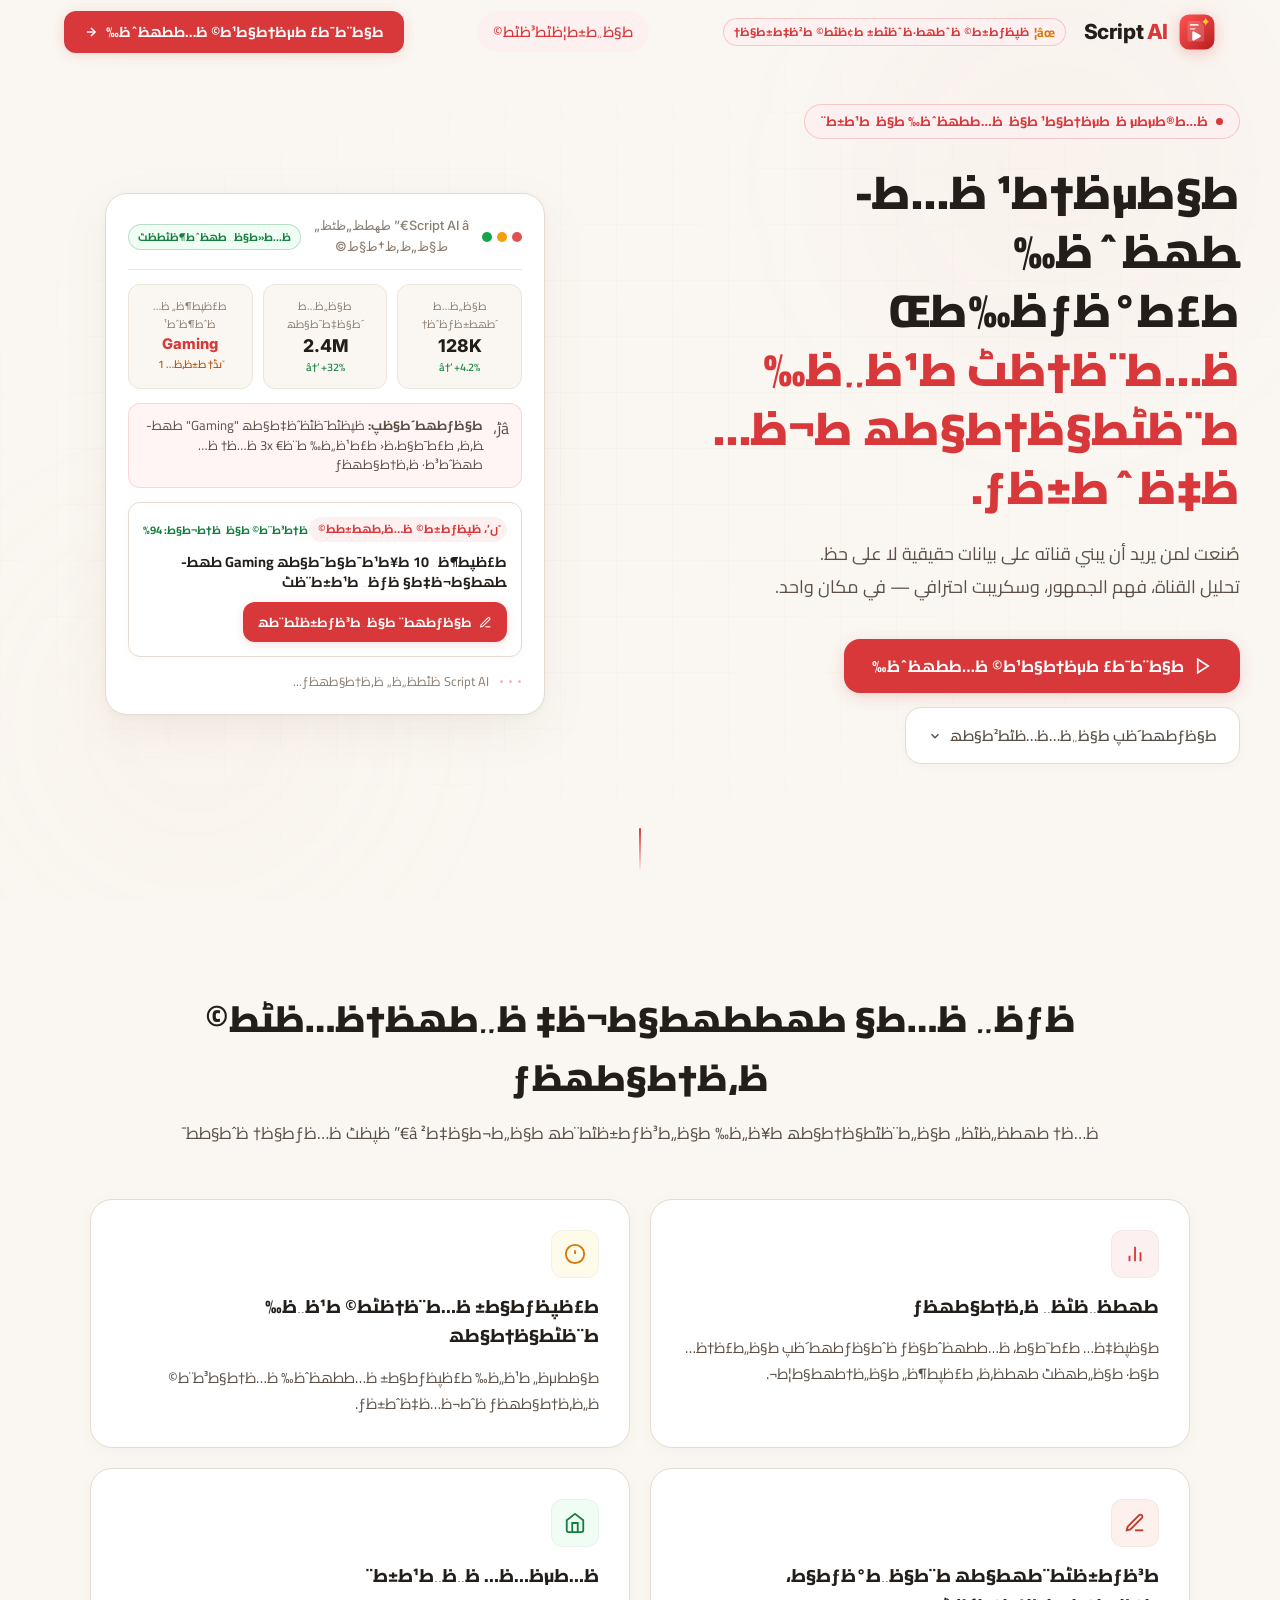
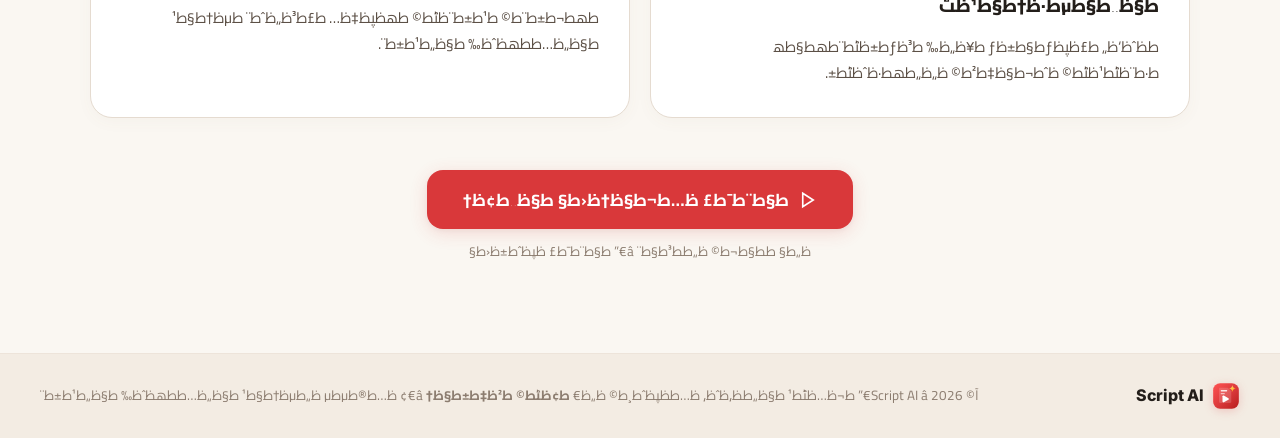
<file: index.html>
﻿<!DOCTYPE html>
<html lang="ar" dir="rtl">
<head>
  <meta charset="UTF-8">
  <meta name="viewport" content="width=device-width, initial-scale=1.0">
  <title>Script AI â€” ط§طµظ†ط¹ ظ…ط­طھظˆظ‰ ط£ط°ظƒظ‰طŒ ظ…ط¨ظ†ظٹ ط¹ظ„ظ‰ ط¨ظٹط§ظ†ط§طھ ط¬ظ…ظ‡ظˆط±ظƒ</title>
  <meta name="description" content="Script AI ظٹط³ط§ط¹ط¯ طµظ†ط§ط¹ ط§ظ„ظ…ط­طھظˆظ‰ ط§ظ„ط¹ط±ط¨ ط¹ظ„ظ‰ طھط­ظ„ظٹظ„ ط£ط¯ط§ط، ظ‚ظ†ط§طھظ‡ظ…طŒ ط§ظƒطھط´ط§ظپ ط§ظ„ظ…ظˆط§ط¶ظٹط¹ ط§ظ„ظ†ط§ط¬ط­ط©طŒ ظˆط¥ظ†ط´ط§ط، ط³ظƒط±ظٹط¨طھط§طھ ط¨ط§ظ„ط°ظƒط§ط، ط§ظ„ط§طµط·ظ†ط§ط¹ظٹ.">
  <meta name="keywords" content="Script AI, ط³ظƒط±ظٹط¨طھ ظ„ظ„ظ‚ظ†ظˆط§طھ, ظٹظˆطھظٹظˆط¨ط±ط² ط¹ط±ط¨, طھط­ظ„ظٹظ„ ظٹظˆطھظٹظˆط¨, ط°ظƒط§ط، ط§طµط·ظ†ط§ط¹ظٹ ظ„ظ„ظ…ط­طھظˆظ‰">
  <meta name="theme-color" content="#FAF7F2">
  <meta property="og:title" content="Script AI â€” ط§طµظ†ط¹ ظ…ط­طھظˆظ‰ ط£ط°ظƒظ‰">
  <meta property="og:description" content="ط­ظ„ظ‘ظ„ ط£ط¯ط§ط، ظ‚ظ†ط§طھظƒطŒ ط§ظƒطھط´ظپ ظ…ط§ ظٹط¬ط°ط¨ ط¬ظ…ظ‡ظˆط±ظƒطŒ ظˆط­ظˆظ‘ظ„ ط£ظپظƒط§ط±ظƒ ط¥ظ„ظ‰ ط³ظƒط±ظٹط¨طھط§طھ ط¬ط§ظ‡ط²ط© ظ„ظ„ظ†ط´ط±.">
  <meta property="og:type" content="website">

  <!-- Google Fonts -->
  <link rel="preconnect" href="https://fonts.googleapis.com">
  <link rel="preconnect" href="https://fonts.gstatic.com" crossorigin>
  <link href="https://fonts.googleapis.com/css2?family=Cairo:wght@400;500;600;700;800;900&family=Inter:wght@400;500;600;700;800&display=swap" rel="stylesheet">

  <!-- Favicon -->
  <link rel="icon" type="image/svg+xml" href="assets/favicon.svg">

  <link rel="stylesheet" href="style.css?v=206">
</head>
<body class="landing-body">

  <!-- ============================================================
       HEADER
       ============================================================ -->
  <header class="site-header" id="site-header">
    <div class="nav-container">

      <!-- Logo -->
      <a href="index.html" class="brand-logo" id="brand-logo" aria-label="Script AI - ط§ظ„طµظپط­ط© ط§ظ„ط±ط¦ظٹط³ظٹط©">
        <span class="brand-icon">
          <svg viewBox="0 0 48 48" width="100%" height="100%" fill="none" xmlns="http://www.w3.org/2000/svg" aria-label="Script AI Logo">
            <defs>
              <linearGradient id="sai-grad-nav" x1="0%" y1="0%" x2="100%" y2="100%">
                <stop offset="0%" stop-color="#FF5252"/>
                <stop offset="55%" stop-color="#D9383A"/>
                <stop offset="100%" stop-color="#B71C1C"/>
              </linearGradient>
              <linearGradient id="sai-spark-nav" x1="0%" y1="0%" x2="100%" y2="100%">
                <stop offset="0%" stop-color="#FFE082"/>
                <stop offset="50%" stop-color="#FFCA28"/>
                <stop offset="100%" stop-color="#FFA000"/>
              </linearGradient>
            </defs>
            <rect x="2" y="2" width="44" height="44" rx="12" fill="url(#sai-grad-nav)"/>
            <path d="M12 12C12 10.9 12.9 10 14 10H27L33 16V34C33 35.1 32.1 36 31 36H14C12.9 36 12 35.1 12 34V12Z" fill="white" fill-opacity="0.16"/>
            <line x1="16" y1="15" x2="25" y2="15" stroke="white" stroke-width="2.2" stroke-linecap="round" stroke-opacity="0.85"/>
            <line x1="16" y1="20" x2="21" y2="20" stroke="white" stroke-width="2.2" stroke-linecap="round" stroke-opacity="0.6"/>
            <path d="M18 24.5C18 23.4 19.2 22.7 20.2 23.25L28.1 27.75C29.05 28.3 29.05 29.7 28.1 30.25L20.2 34.75C19.2 35.3 18 34.6 18 33.5V24.5Z" fill="#FFFFFF"/>
            <path d="M35 5C35 8.3 37.7 11 41 11C37.7 11 35 13.7 35 17C35 13.7 32.3 11 29 11C32.3 11 35 8.3 35 5Z" fill="url(#sai-spark-nav)"/>
          </svg>
        </span>
        <span class="brand-name">Script <span class="brand-accent">AI</span></span>
        <span class="workspace-creator-badge" title="ظپظƒط±ط© ظˆطھط·ظˆظٹط± ط¢ظٹط© ط²ظ‡ط±ط§ظ†">
          <span class="creator-sparkle">âœ¦</span>
          <span>ظپظƒط±ط© ظˆطھط·ظˆظٹط± <strong>ط¢ظٹط© ط²ظ‡ط±ط§ظ†</strong></span>
        </span>
      </a>

      <!-- Nav -->
      <nav aria-label="ط§ظ„طھظ†ظ‚ظ„ ط§ظ„ط±ط¦ظٹط³ظٹ" class="main-nav">
        <ul class="nav-list">
          <li><a href="index.html" class="nav-link active" aria-current="page">ط§ظ„ط±ط¦ظٹط³ظٹط©</a></li>
        </ul>
      </nav>

      <!-- CTA -->
      <a href="ai.html" class="nav-cta-btn" id="header-cta-btn" onclick="trackEvent('landing_cta_clicked', {location: 'header'})">
        <span>ط§ط¨ط¯ط£ طµظ†ط§ط¹ط© ظ…ط­طھظˆظ‰</span>
        <svg width="14" height="14" viewBox="0 0 24 24" fill="none" stroke="currentColor" stroke-width="2.5">
          <line x1="5" y1="12" x2="19" y2="12"/>
          <polyline points="12 5 19 12 12 19"/>
        </svg>
      </a>

    </div>
  </header>

  <!-- ============================================================
       HERO SECTION â€” Full Screen
       ============================================================ -->
  <main>
    <section class="hero-section" id="hero" role="main">

      <!-- Ambient Background Effects -->
      <div class="hero-bg" aria-hidden="true">
        <div class="ambient-glow glow-1"></div>
        <div class="ambient-glow glow-2"></div>
        <div class="grid-overlay"></div>
      </div>

      <div class="hero-inner">

        <!-- Left: Text Content -->
        <div class="hero-content">
          <div class="hero-badge" role="text">
            <span class="badge-dot"></span>
            <span>ظ…ط®طµطµ ظ„طµظ†ط§ط¹ ط§ظ„ظ…ط­طھظˆظ‰ ط§ظ„ط¹ط±ط¨</span>
          </div>

          <h1 class="hero-title">
            ط§طµظ†ط¹ ظ…ط­طھظˆظ‰ ط£ط°ظƒظ‰طŒ
            <span class="title-gradient">ظ…ط¨ظ†ظٹ ط¹ظ„ظ‰ ط¨ظٹط§ظ†ط§طھ ط¬ظ…ظ‡ظˆط±ظƒ.</span>
          </h1>

          <p class="hero-desc">
            صُنعت لمن يريد أن يبني قناته على بيانات حقيقية لا على حظ.<br>
            تحليل القناة، فهم الجمهور، وسكريبت احترافي — في مكان واحد.
          </p>

          <div class="hero-actions">
            <a href="ai.html" class="cta-primary" id="hero-cta-main" onclick="trackEvent('landing_cta_clicked', {location: 'hero_primary'})">
              <svg width="18" height="18" viewBox="0 0 24 24" fill="none" stroke="currentColor" stroke-width="2.2">
                <polygon points="5 3 19 12 5 21 5 3"/>
              </svg>
              <span>ط§ط¨ط¯ط£ طµظ†ط§ط¹ط© ظ…ط­طھظˆظ‰</span>
            </a>
            <button class="cta-secondary" id="hero-learn-more" onclick="document.getElementById('features').scrollIntoView({behavior:'smooth'})">
              <span>ط§ظƒطھط´ظپ ط§ظ„ظ…ظ…ظٹط²ط§طھ</span>
              <svg width="14" height="14" viewBox="0 0 24 24" fill="none" stroke="currentColor" stroke-width="2.5">
                <polyline points="6 9 12 15 18 9"/>
              </svg>
            </button>
          </div>

          
        </div>

        <!-- Right: Visual / Product Preview -->
        <div class="hero-visual" aria-label="ظ…ط¹ط§ظٹظ†ط© ظˆط§ط¬ظ‡ط© Script AI">
          <div class="product-preview">

            <!-- Preview Header -->
            <div class="preview-header">
              <div class="preview-dots" aria-hidden="true">
                <span></span><span></span><span></span>
              </div>
              <span class="preview-title">Script AI â€” طھط­ظ„ظٹظ„ ط§ظ„ظ‚ظ†ط§ط©</span>
              <div class="preview-badge live">ظ…ط«ط§ظ„ طھظˆط¶ظٹط­ظٹ</div>
            </div>

            <!-- Channel Stats -->
            <div class="preview-stats-row">
              <div class="preview-stat-card">
                <div class="stat-label">ط§ظ„ظ…ط´طھط±ظƒظˆظ†</div>
                <div class="stat-value">128K</div>
                <div class="stat-change positive">â†‘ +4.2%</div>
              </div>
              <div class="preview-stat-card">
                <div class="stat-label">ط§ظ„ظ…ط´ط§ظ‡ط¯ط§طھ</div>
                <div class="stat-value">2.4M</div>
                <div class="stat-change positive">â†‘ +32%</div>
              </div>
              <div class="preview-stat-card">
                <div class="stat-label">ط£ظپط¶ظ„ ظ…ظˆط¶ظˆط¹</div>
                <div class="stat-value topic">Gaming</div>
                <div class="stat-change neutral">ًںڈ† ط±ظ‚ظ… 1</div>
              </div>
            </div>

            <!-- Insight Banner -->
            <div class="preview-insight">
              <div class="insight-icon" aria-hidden="true">âڑ،</div>
              <div class="insight-text">
                <strong>ط§ظƒطھط´ط§ظپ:</strong> ظپظٹط¯ظٹظˆظ‡ط§طھ "Gaming" طھط­ظ‚ظ‚ ط£ط¯ط§ط،ظ‹ ط£ط¹ظ„ظ‰ ط¨ظ€ 3x ظ…ظ† ظ…طھظˆط³ط· ظ‚ظ†ط§طھظƒ
              </div>
            </div>

            <!-- Idea Card -->
            <div class="preview-idea-card">
              <div class="idea-header">
                <span class="idea-tag">ًں’، ظپظƒط±ط© ظ…ظ‚طھط±ط­ط©</span>
                <span class="idea-score">ظ†ط³ط¨ط© ط§ظ„ظ†ط¬ط§ط­: 94%</span>
              </div>
              <div class="idea-title">ط£ظپط¶ظ„ 10 ط¥ط¹ط¯ط§ط¯ط§طھ Gaming طھط­طھط§ط¬ظ‡ط§ ظƒظ„ ط¹ط±ط¨ظٹ</div>
              <button class="idea-script-btn" aria-label="ط§ظƒطھط¨ ط§ظ„ط³ظƒط±ظٹط¨طھ ظ„ظ‡ط°ظ‡ ط§ظ„ظپظƒط±ط©">
                <svg width="13" height="13" viewBox="0 0 24 24" fill="none" stroke="currentColor" stroke-width="2">
                  <path d="M12 20h9"/><path d="M16.5 3.5a2.121 2.121 0 013 3L7 19l-4 1 1-4L16.5 3.5z"/>
                </svg>
                ط§ظƒطھط¨ ط§ظ„ط³ظƒط±ظٹط¨طھ
              </button>
            </div>

            <!-- Processing indicator -->
            <div class="preview-processing" aria-live="polite">
              <div class="processing-dots" aria-hidden="true">
                <span></span><span></span><span></span>
              </div>
              <span>Script AI ظٹط­ظ„ظ„ ظ‚ظ†ط§طھظƒ...</span>
            </div>

          </div>

          </div>

      </div>

      <!-- Scroll Indicator -->
      <div class="scroll-indicator" aria-hidden="true">
        <div class="scroll-line"></div>
      </div>

    </section>

    <!-- ============================================================
         FEATURES SECTION
         ============================================================ -->
    <section class="features-section" id="features" aria-label="ظ…ظ…ظٹط²ط§طھ Script AI">
      <div class="features-container">

        <div class="features-header">
          <h2 class="features-title">ظƒظ„ ظ…ط§ طھط­طھط§ط¬ظ‡ ظ„طھظ†ظ…ظٹط© ظ‚ظ†ط§طھظƒ</h2>
          <p class="features-subtitle">ظ…ظ† طھط­ظ„ظٹظ„ ط§ظ„ط¨ظٹط§ظ†ط§طھ ط¥ظ„ظ‰ ط§ظ„ط³ظƒط±ظٹط¨طھ ط§ظ„ط¬ط§ظ‡ط² â€” ظپظٹ ظ…ظƒط§ظ† ظˆط§ط­ط¯</p>
        </div>

        <div class="features-grid">

          <div class="feature-card" id="feature-analyze">
            <div class="feature-icon-wrap" style="--icon-color: #D9383A; --icon-bg: #FDF0F0;">
              <svg width="22" height="22" viewBox="0 0 24 24" fill="none" stroke="currentColor" stroke-width="2">
                <line x1="18" y1="20" x2="18" y2="10"/><line x1="12" y1="20" x2="12" y2="4"/>
                <line x1="6" y1="20" x2="6" y2="14"/>
              </svg>
            </div>
            <h3 class="feature-name">طھط­ظ„ظٹظ„ ظ‚ظ†ط§طھظƒ</h3>
            <p class="feature-desc">ط§ظپظ‡ظ… ط£ط¯ط§ط، ظ…ط­طھظˆط§ظƒ ظˆط§ظƒطھط´ظپ ط§ظ„ط£ظ†ظ…ط§ط· ط§ظ„طھظٹ طھط­ظ‚ظ‚ ط£ظپط¶ظ„ ط§ظ„ظ†طھط§ط¦ط¬.</p>
          </div>

          <div class="feature-card" id="feature-ideas">
            <div class="feature-icon-wrap" style="--icon-color: #D97706; --icon-bg: #FFFBEB;">
              <svg width="22" height="22" viewBox="0 0 24 24" fill="none" stroke="currentColor" stroke-width="2">
                <circle cx="12" cy="12" r="10"/><line x1="12" y1="8" x2="12" y2="12"/>
                <line x1="12" y1="16" x2="12.01" y2="16"/>
              </svg>
            </div>
            <h3 class="feature-name">ط£ظپظƒط§ط± ظ…ط¨ظ†ظٹط© ط¹ظ„ظ‰ ط¨ظٹط§ظ†ط§طھ</h3>
            <p class="feature-desc">ط§ط­طµظ„ ط¹ظ„ظ‰ ط£ظپظƒط§ط± ظ…ط­طھظˆظ‰ ظ…ظ†ط§ط³ط¨ط© ظ„ظ‚ظ†ط§طھظƒ ظˆط¬ظ…ظ‡ظˆط±ظƒ.</p>
          </div>

          <div class="feature-card" id="feature-scripts">
            <div class="feature-icon-wrap" style="--icon-color: #C0392B; --icon-bg: #FDF0ED;">
              <svg width="22" height="22" viewBox="0 0 24 24" fill="none" stroke="currentColor" stroke-width="2">
                <path d="M12 20h9"/><path d="M16.5 3.5a2.121 2.121 0 013 3L7 19l-4 1 1-4L16.5 3.5z"/>
              </svg>
            </div>
            <h3 class="feature-name">ط³ظƒط±ظٹط¨طھط§طھ ط¨ط§ظ„ط°ظƒط§ط، ط§ظ„ط§طµط·ظ†ط§ط¹ظٹ</h3>
            <p class="feature-desc">ط­ظˆظ‘ظ„ ط£ظپظƒط§ط±ظƒ ط¥ظ„ظ‰ ط³ظƒط±ظٹط¨طھط§طھ ط·ط¨ظٹط¹ظٹط© ظˆط¬ط§ظ‡ط²ط© ظ„ظ„طھط·ظˆظٹط±.</p>
          </div>

          <div class="feature-card" id="feature-arabic">
            <div class="feature-icon-wrap" style="--icon-color: #15803D; --icon-bg: #F0FDF4;">
              <svg width="22" height="22" viewBox="0 0 24 24" fill="none" stroke="currentColor" stroke-width="2">
                <path d="M3 9l9-7 9 7v11a2 2 0 0 1-2 2H5a2 2 0 0 1-2-2z"/>
                <polyline points="9 22 9 12 15 12 15 22"/>
              </svg>
            </div>
            <h3 class="feature-name">ظ…طµظ…ظ… ظ„ظ„ط¹ط±ط¨</h3>
            <p class="feature-desc">طھط¬ط±ط¨ط© ط¹ط±ط¨ظٹط© طھظپظ‡ظ… ط£ط³ظ„ظˆط¨ طµظ†ط§ط¹ ط§ظ„ظ…ط­طھظˆظ‰ ط§ظ„ط¹ط±ط¨.</p>
          </div>

        </div>

        <!-- Final CTA -->
        <div class="features-cta-wrap">
          <a href="ai.html" class="cta-primary cta-large" id="features-cta-btn" onclick="trackEvent('landing_cta_clicked', {location: 'features_section'})">
            <svg width="18" height="18" viewBox="0 0 24 24" fill="none" stroke="currentColor" stroke-width="2.2">
              <polygon points="5 3 19 12 5 21 5 3"/>
            </svg>
            ط§ط¨ط¯ط£ ظ…ط¬ط§ظ†ظ‹ط§ ط§ظ„ط¢ظ†
          </a>
          <p class="cta-note">ظ„ط§ ط­ط§ط¬ط© ظ„ط­ط³ط§ط¨ â€” ط§ط¨ط¯ط£ ظپظˆط±ظ‹ط§</p>
        </div>

      </div>
    </section>

  </main>

  <!-- ============================================================
       FOOTER
       ============================================================ -->
  <footer class="site-footer" role="contentinfo">
    <div class="footer-inner">
      <div class="footer-brand">
        <span class="brand-icon small">
          <svg viewBox="0 0 48 48" width="100%" height="100%" fill="none" xmlns="http://www.w3.org/2000/svg" aria-label="Script AI Logo">
            <defs>
              <linearGradient id="sai-grad-foot" x1="0%" y1="0%" x2="100%" y2="100%">
                <stop offset="0%" stop-color="#FF5252"/>
                <stop offset="55%" stop-color="#D9383A"/>
                <stop offset="100%" stop-color="#B71C1C"/>
              </linearGradient>
              <linearGradient id="sai-spark-foot" x1="0%" y1="0%" x2="100%" y2="100%">
                <stop offset="0%" stop-color="#FFE082"/>
                <stop offset="100%" stop-color="#FFA000"/>
              </linearGradient>
            </defs>
            <rect x="2" y="2" width="44" height="44" rx="12" fill="url(#sai-grad-foot)"/>
            <path d="M12 12C12 10.9 12.9 10 14 10H27L33 16V34C33 35.1 32.1 36 31 36H14C12.9 36 12 35.1 12 34V12Z" fill="white" fill-opacity="0.16"/>
            <line x1="16" y1="15" x2="25" y2="15" stroke="white" stroke-width="2.2" stroke-linecap="round" stroke-opacity="0.85"/>
            <line x1="16" y1="20" x2="21" y2="20" stroke="white" stroke-width="2.2" stroke-linecap="round" stroke-opacity="0.6"/>
            <path d="M18 24.5C18 23.4 19.2 22.7 20.2 23.25L28.1 27.75C29.05 28.3 29.05 29.7 28.1 30.25L20.2 34.75C19.2 35.3 18 34.6 18 33.5V24.5Z" fill="#FFFFFF"/>
            <path d="M35 5C35 8.3 37.7 11 41 11C37.7 11 35 13.7 35 17C35 13.7 32.3 11 29 11C32.3 11 35 8.3 35 5Z" fill="url(#sai-spark-foot)"/>
          </svg>
        </span>
        <span class="footer-brand-name">Script AI</span>
      </div>
      <p class="footer-copy">آ© 2026 Script AI â€” ط¬ظ…ظٹط¹ ط§ظ„ط­ظ‚ظˆظ‚ ظ…ط­ظپظˆط¸ط© ظ„ظ€ <strong>ط¢ظٹط© ط²ظ‡ط±ط§ظ†</strong> â€¢ ظ…ط®طµطµ ظ„طµظ†ط§ط¹ ط§ظ„ظ…ط­طھظˆظ‰ ط§ظ„ط¹ط±ط¨</p>
    </div>
  </footer>

  <!-- Analytics & Tracking -->
  <script defer src="https://cloud.umami.is/script.js" data-website-id="1ab143b9-81d4-4ed3-a4a0-48a88c1f6e9b"></script>
  <script src="analytics.js"></script>
  <script>
    // Track page view on load
    document.addEventListener('DOMContentLoaded', () => {
      trackEvent('page_view', { page: 'landing', referral_source: getReferralSource() });
      initReferralTracking();

      // Header scroll effect
      const header = document.getElementById('site-header');
      window.addEventListener('scroll', () => {
        if (window.scrollY > 20) {
          header.classList.add('scrolled');
        } else {
          header.classList.remove('scrolled');
        }
      }, { passive: true });
    });
  </script>
</body>
</html>
</file>
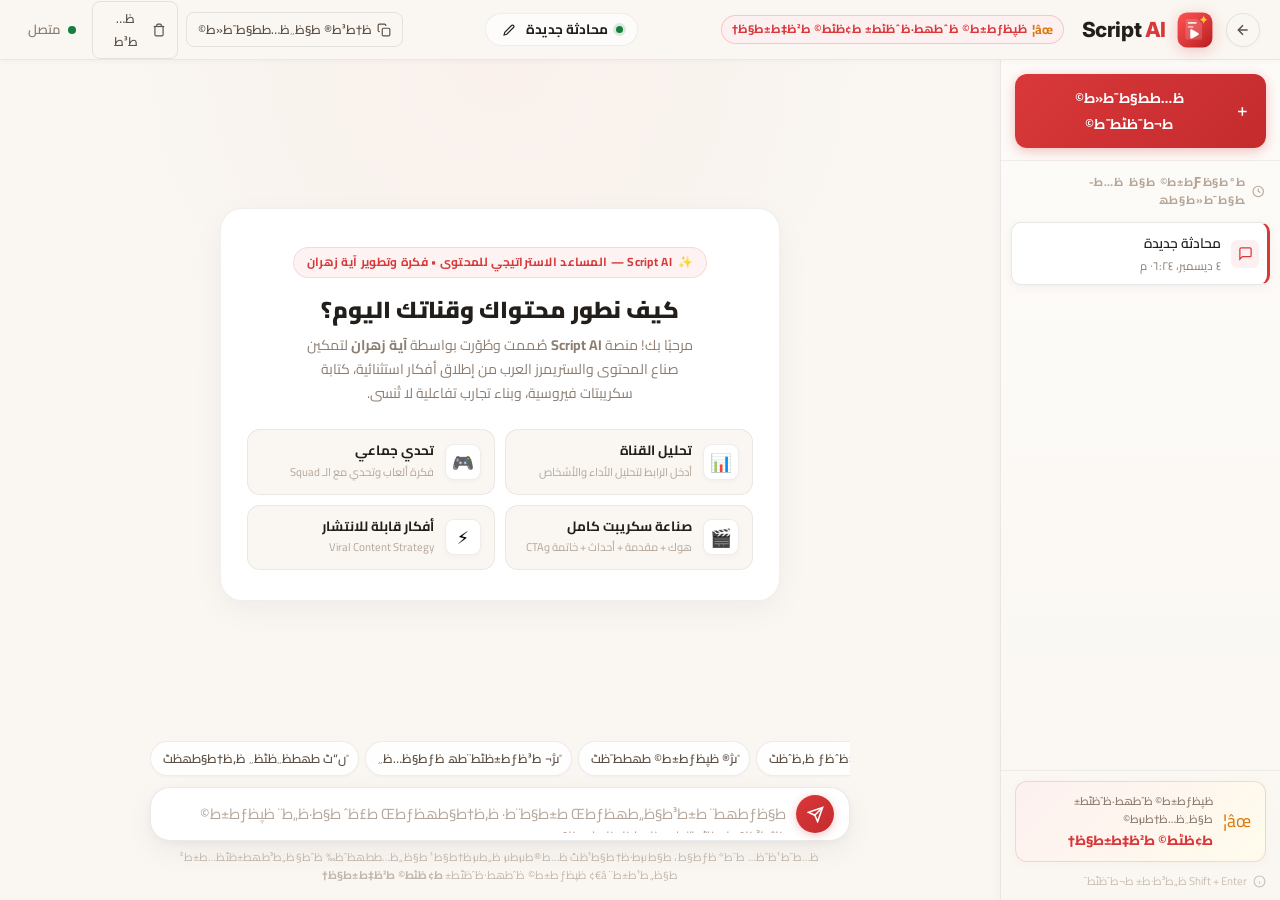
<file: ai.html>
﻿<!DOCTYPE html>
<html lang="ar" dir="rtl">
<head>
  <meta charset="UTF-8">
  <meta name="viewport" content="width=device-width, initial-scale=1.0">
  <title>Script AI â€” ظ…ط­ط§ط¯ط«ط© ظˆطµظ†ط§ط¹ط© ط§ظ„ط³ظƒط±ظٹط¨طھ</title>
  <meta name="description" content="ط¯ط±ط¯ط´ط© ظˆطµظ†ط§ط¹ط© ط³ظƒط±ظٹط¨طھط§طھ ط§ط­طھط±ط§ظپظٹط© ط¨ط§ظ„ط°ظƒط§ط، ط§ظ„ط§طµط·ظ†ط§ط¹ظٹ ظ…ط¹ Script AI.">
  <meta name="theme-color" content="#FAF7F2">
  <meta name="robots" content="noindex">

  <!-- Google Fonts -->
  <link rel="preconnect" href="https://fonts.googleapis.com">
  <link rel="preconnect" href="https://fonts.gstatic.com" crossorigin>
  <link href="https://fonts.googleapis.com/css2?family=Cairo:wght@400;500;600;700;800;900&family=Inter:wght@400;500;600;700;800&display=swap" rel="stylesheet">

  <!-- Favicon -->
  <link rel="icon" type="image/svg+xml" href="assets/favicon.svg">

  <link rel="stylesheet" href="style.css?v=204">
</head>
<body class="workspace-body chat-mode">

  <!-- ============================================================
       WORKSPACE UNIFIED HEADER
       ============================================================ -->
  <header class="workspace-header">
    <div class="workspace-nav-container">

      <!-- Right: Back + Logo -->
      <div class="workspace-brand-group">
        <a href="index.html" class="back-btn" id="back-to-home-btn" aria-label="ط§ظ„ط¹ظˆط¯ط© ظ„ظ„ط±ط¦ظٹط³ظٹط©" title="ط§ظ„ط¹ظˆط¯ط© ظ„ظ„طµظپط­ط© ط§ظ„ط±ط¦ظٹط³ظٹط©">
          <svg width="16" height="16" viewBox="0 0 24 24" fill="none" stroke="currentColor" stroke-width="2.2">
            <line x1="5" y1="12" x2="19" y2="12"/>
            <polyline points="12 5 5 12 12 19"/>
          </svg>
        </a>
        <a href="index.html" class="brand-logo" aria-label="Script AI">
          <span class="brand-icon">
            <svg viewBox="0 0 48 48" width="100%" height="100%" fill="none" xmlns="http://www.w3.org/2000/svg" aria-label="Script AI Logo">
              <defs>
                <linearGradient id="sai-grad-ws" x1="0%" y1="0%" x2="100%" y2="100%">
                  <stop offset="0%" stop-color="#FF5252"/>
                  <stop offset="55%" stop-color="#D9383A"/>
                  <stop offset="100%" stop-color="#B71C1C"/>
                </linearGradient>
                <linearGradient id="sai-spark-ws" x1="0%" y1="0%" x2="100%" y2="100%">
                  <stop offset="0%" stop-color="#FFE082"/>
                  <stop offset="50%" stop-color="#FFCA28"/>
                  <stop offset="100%" stop-color="#FFA000"/>
                </linearGradient>
              </defs>
              <rect x="2" y="2" width="44" height="44" rx="12" fill="url(#sai-grad-ws)"/>
              <path d="M12 12C12 10.9 12.9 10 14 10H27L33 16V34C33 35.1 32.1 36 31 36H14C12.9 36 12 35.1 12 34V12Z" fill="white" fill-opacity="0.16"/>
              <line x1="16" y1="15" x2="25" y2="15" stroke="white" stroke-width="2.2" stroke-linecap="round" stroke-opacity="0.85"/>
              <line x1="16" y1="20" x2="21" y2="20" stroke="white" stroke-width="2.2" stroke-linecap="round" stroke-opacity="0.6"/>
              <path d="M18 24.5C18 23.4 19.2 22.7 20.2 23.25L28.1 27.75C29.05 28.3 29.05 29.7 28.1 30.25L20.2 34.75C19.2 35.3 18 34.6 18 33.5V24.5Z" fill="#FFFFFF"/>
              <path d="M35 5C35 8.3 37.7 11 41 11C37.7 11 35 13.7 35 17C35 13.7 32.3 11 29 11C32.3 11 35 8.3 35 5Z" fill="url(#sai-spark-ws)"/>
            </svg>
          </span>
          <span class="brand-name">Script <span class="brand-accent">AI</span></span>
          <span class="workspace-creator-badge" title="ظپظƒط±ط© ظˆطھط·ظˆظٹط± ط¢ظٹط© ط²ظ‡ط±ط§ظ†">
            <span class="creator-sparkle">âœ¦</span>
            <span>ظپظƒط±ط© ظˆطھط·ظˆظٹط± <strong>ط¢ظٹط© ط²ظ‡ط±ط§ظ†</strong></span>
          </span>
        </a>
      </div>

      <!-- Center: Active Chat Title -->
      <div class="workspace-center-title">
        <div class="current-chat-badge" id="current-chat-badge-wrap">
          <span class="status-pulse-dot" aria-hidden="true"></span>
          <h1 class="chat-current-title-header" id="chat-current-title" title="ط§ظ†ظ‚ط± ظ„طھط¹ط¯ظٹظ„ ط§ط³ظ… ط§ظ„ظ…ط­ط§ط¯ط«ط©">ظ…ط­ط§ط¯ط«ط© ط¬ط¯ظٹط¯ط©</h1>
          <button class="edit-title-btn" id="edit-title-btn" title="طھط¹ط¯ظٹظ„ ط§ط³ظ… ط§ظ„ظ…ط­ط§ط¯ط«ط©" aria-label="طھط¹ط¯ظٹظ„ ط§ط³ظ… ط§ظ„ظ…ط­ط§ط¯ط«ط©">
            <svg width="12" height="12" viewBox="0 0 24 24" fill="none" stroke="currentColor" stroke-width="2.2">
              <path d="M17 3a2.828 2.828 0 1 1 4 4L7.5 20.5 2 22l1.5-5.5L17 3z"/>
            </svg>
          </button>
        </div>
      </div>

      <!-- Left: Header Actions & Status -->
      <div class="workspace-header-actions">
        <!-- Copy Full Chat -->
        <button class="header-action-btn" id="copy-all-btn" title="ظ†ط³ط® ظƒط§ظ…ظ„ ط§ظ„ظ…ط­ط§ط¯ط«ط©">
          <svg width="14" height="14" viewBox="0 0 24 24" fill="none" stroke="currentColor" stroke-width="2">
            <rect x="9" y="9" width="13" height="13" rx="2" ry="2"/>
            <path d="M5 15H4a2 2 0 0 1-2-2V4a2 2 0 0 1 2-2h9a2 2 0 0 1 2 2v1"/>
          </svg>
          <span class="btn-text">ظ†ط³ط® ط§ظ„ظ…ط­ط§ط¯ط«ط©</span>
        </button>

        <!-- Clear Chat -->
        <button class="header-action-btn danger-hover" id="clear-chat-btn" title="ظ…ط³ط­ ظ‡ط°ظ‡ ط§ظ„ظ…ط­ط§ط¯ط«ط©">
          <svg width="14" height="14" viewBox="0 0 24 24" fill="none" stroke="currentColor" stroke-width="2">
            <polyline points="3 6 5 6 21 6"/>
            <path d="M19 6v14a2 2 0 0 1-2 2H7a2 2 0 0 1-2-2V6m3 0V4a2 2 0 0 1 2-2h4a2 2 0 0 1 2 2v2"/>
          </svg>
          <span class="btn-text">ظ…ط³ط­</span>
        </button>

        <!-- Mobile Sidebar Toggle -->
        <button class="header-action-btn sidebar-toggle-btn" id="toggle-sidebar-btn" aria-label="ط³ط¬ظ„ ط§ظ„ظ…ط­ط§ط¯ط«ط§طھ">
          <svg width="16" height="16" viewBox="0 0 24 24" fill="none" stroke="currentColor" stroke-width="2">
            <line x1="3" y1="12" x2="21" y2="12"/>
            <line x1="3" y1="6" x2="21" y2="6"/>
            <line x1="3" y1="18" x2="21" y2="18"/>
          </svg>
          <span class="btn-text">ط§ظ„ط°ط§ظƒط±ط©</span>
        </button>

        <!-- AI Connection Indicator -->
        <div class="ws-status-indicator" id="ws-status-indicator" title="ظ…طھطµظ„ ط¨ظˆظƒظٹظ„ Script AI">
          <span class="status-dot success" aria-hidden="true"></span>
          <span class="status-text" id="status-text">ظ…طھطµظ„</span>
        </div>
      </div>

    </div>
  </header>

  <!-- ============================================================
       CHAT WORKSPACE (Sidebar + Centered Stream)
       ============================================================ -->
  <div class="chat-workspace-layout">

    <!-- SIDEBAR: ط°ط§ظƒط±ط© ط§ظ„ظ…ط­ط§ط¯ط«ط§طھ -->
    <aside class="chat-sidebar" id="chat-sidebar">
      <div class="sidebar-top">
        <button class="new-chat-btn" id="new-chat-btn">
          <svg width="15" height="15" viewBox="0 0 24 24" fill="none" stroke="currentColor" stroke-width="2.5">
            <line x1="12" y1="5" x2="12" y2="19"/>
            <line x1="5" y1="12" x2="19" y2="12"/>
          </svg>
          <span>ظ…ط­ط§ط¯ط«ط© ط¬ط¯ظٹط¯ط©</span>
        </button>
      </div>

      <div class="sidebar-title-bar">
        <span class="sidebar-heading">
          <svg width="13" height="13" viewBox="0 0 24 24" fill="none" stroke="currentColor" stroke-width="2">
            <circle cx="12" cy="12" r="10"/>
            <polyline points="12 6 12 12 16 14"/>
          </svg>
          ط°ط§ظƒط±ط© ط§ظ„ظ…ط­ط§ط¯ط«ط§طھ
        </span>
      </div>

      <!-- Sessions List -->
      <div class="sidebar-sessions-list" id="sidebar-sessions-list">
        <!-- Rendered dynamically by JS -->
      </div>

      <!-- Sidebar Footer -->
      <div class="sidebar-footer">
        <div class="sidebar-creator-card">
          <div class="creator-icon">âœ¦</div>
          <div class="creator-info">
            <span class="creator-role">ظپظƒط±ط© ظˆطھط·ظˆظٹط± ط§ظ„ظ…ظ†طµط©</span>
            <strong class="creator-name">ط¢ظٹط© ط²ظ‡ط±ط§ظ†</strong>
          </div>
        </div>
        <div class="sidebar-tip">
          <svg width="13" height="13" viewBox="0 0 24 24" fill="none" stroke="currentColor" stroke-width="2">
            <circle cx="12" cy="12" r="10"/>
            <line x1="12" y1="16" x2="12" y2="12"/>
            <line x1="12" y1="8" x2="12.01" y2="8"/>
          </svg>
          <span>Shift + Enter ظ„ط³ط·ط± ط¬ط¯ظٹط¯</span>
        </div>
      </div>
    </aside>

    <!-- MAIN CHAT AREA: ط§ظ„ط¯ط±ط¯ط´ط© ظ…ط¹ ط§ظ„ط£ط¯ط§ط© -->
    <main class="chat-main-area">

      <!-- Centered Scrollable Messages Container -->
      <div class="chat-stream-wrapper">
        <div class="chat-messages-container" id="chat-messages-container">
          <!-- Rendered dynamically by JS -->
        </div>
      </div>

      <!-- Floating Bottom Input Area -->
      <div class="chat-input-wrapper">
        <div class="chat-input-inner">

          <!-- Quick Suggestion Chips -->
          <div class="chat-quick-chips">
            <button class="quick-chip" onclick="useQuickPrompt('ط£ظ†ط§ ظٹظˆطھظٹظˆط¨ط± ظˆط±ط§ط¨ط· ظ‚ظ†ط§طھظٹ ظ‡ظˆ: ')">
              <span>ًں“ٹ طھط­ظ„ظٹظ„ ظ‚ظ†ط§طھظٹ</span>
            </button>
            <button class="quick-chip" onclick="useQuickPrompt('ط§ظƒطھط¨ ظ„ظٹ ط³ظƒط±ظٹط¨طھ ظپظٹط¯ظٹظˆ ظٹظˆطھظٹظˆط¨ ظƒط§ظ…ظ„ ظ…ط¹ ظ‡ظˆظƒ ظˆظ…ظ‚ط¯ظ…ط© ظ…ط´ظˆظ‚ط©')">
              <span>ًںژ¬ ط³ظƒط±ظٹط¨طھ ظƒط§ظ…ظ„</span>
            </button>
            <button class="quick-chip" onclick="useQuickPrompt('ط§ظ‚طھط±ط­ ظ„ظٹ ظپظƒط±ط© طھط­ط¯ظٹ ط£ظ„ط¹ط§ط¨ ط­ظ…ط§ط³ظٹط© ظ…ط¹ ط§ظ„ط´ط¨ط§ط¨ ط§ظ„ظ„ظٹ ظٹط·ظ„ط¹ظˆط§ ظ…ط¹ظٹ')">
              <span>ًںژ® ظپظƒط±ط© طھط­ط¯ظٹ</span>
            </button>
            <button class="quick-chip" onclick="useQuickPrompt('ط£ط¹ط·ظ†ظٹ ظ‡ظˆظƒ ط³ط±ظٹط¹ ظٹط¬ط°ط¨ ط§ظ„ظ…ط´ط§ظ‡ط¯ ظپظٹ ط£ظˆظ„ 10 ط«ظˆط§ظ†ظٹ')">
              <span>âڑ، ظ‡ظˆظƒ ظ‚ظˆظٹ</span>
            </button>
          </div>

          <!-- Main Input Field -->
          <div class="chat-input-box">
            <button class="chat-send-btn" id="chat-send-btn" aria-label="ط¥ط±ط³ط§ظ„" title="ط¥ط±ط³ط§ظ„ ط§ظ„ط±ط³ط§ظ„ط©">
              <svg width="17" height="17" viewBox="0 0 24 24" fill="none" stroke="currentColor" stroke-width="2.2">
                <line x1="22" y1="2" x2="11" y2="13"/>
                <polygon points="22 2 15 22 11 13 2 9 22 2"/>
              </svg>
            </button>
            <textarea 
              id="chat-textarea" 
              class="chat-textarea" 
              placeholder="ط§ظƒطھط¨ ط±ط³ط§ظ„طھظƒطŒ ط±ط§ط¨ط· ظ‚ظ†ط§طھظƒطŒ ط£ظˆ ط§ط·ظ„ط¨ ظپظƒط±ط© ظˆط³ظƒط±ظٹط¨طھ ظ„ط­ظ„ظ‚طھظƒ..."
              rows="1"
            ></textarea>
          </div>

          <div class="chat-input-caption">
            <span>ظ…ط¯ط¹ظˆظ… ط¨ط°ظƒط§ط، ط§طµط·ظ†ط§ط¹ظٹ ظ…ط®طµطµ ظ„طµظ†ط§ط¹ ط§ظ„ظ…ط­طھظˆظ‰ ظˆط§ظ„ط³طھط±ظٹظ…ط±ط² ط§ظ„ط¹ط±ط¨ â€¢ ظپظƒط±ط© ظˆطھط·ظˆظٹط± <strong>ط¢ظٹط© ط²ظ‡ط±ط§ظ†</strong></span>
          </div>

        </div>
      </div>

    </main>

  </div>

  <!-- Toast Container -->
  <div id="toast-container" class="toast-container" role="status" aria-live="polite"></div>

  <!-- Connection Settings Modal (ظ„ط­ظ„ ظ…ط´ظƒظ„ط© ط§ظ„ط§طھطµط§ظ„ ط¨ط§ظ„ط¬ظˆط§ظ„) -->
  <div class="modal-backdrop" id="connection-modal" style="display:none;" role="dialog" aria-modal="true" aria-labelledby="conn-modal-title">
    <div class="modal-box">
      <div class="modal-header">
        <h3 id="conn-modal-title">ط¥ط¹ط¯ط§ط¯ط§طھ ط§ظ„ط§طھطµط§ظ„ ط¨ط§ظ„ط®ط§ط¯ظ… (ظ„ظ„ط¬ظˆط§ظ„)</h3>
        <button class="modal-close-btn" id="close-conn-modal" aria-label="ط¥ط؛ظ„ط§ظ‚">&times;</button>
      </div>
      <div class="modal-body">
        <p class="modal-desc">
          ط¹ظ†ط¯ ظپطھط­ ط§ظ„ظ…ظˆظ‚ط¹ ظ…ظ† ط§ظ„ط¬ظˆط§ظ„طŒ ظٹط¬ط¨ ظƒطھط§ط¨ط© ط¹ظ†ظˆط§ظ† ط§ظ„ظ€ IP ظ„ط¬ظ‡ط§ط² ط§ظ„ظƒظ…ط¨ظٹظˆطھط± ط¹ظ„ظ‰ ظ†ظپط³ ط´ط¨ظƒط© ط§ظ„ظ€ Wi-Fi ظ„ظ„ظˆطµظˆظ„ ط¥ظ„ظ‰ ط§ظ„ط®ط§ط¯ظ… ظˆ n8n:
        </p>
        <div class="form-group">
          <label for="server-url-input">ط¹ظ†ظˆط§ظ† ط§ظ„ط®ط§ط¯ظ… (Server URL):</label>
          <input type="text" id="server-url-input" class="modal-input" placeholder="http://192.168.1.9:3000">
        </div>
        <div class="conn-test-status" id="conn-test-status"></div>
      </div>
      <div class="modal-footer">
        <button class="modal-btn secondary" id="reset-conn-btn">ط§ظ„ط§ظپطھط±ط§ط¶ظٹ</button>
        <button class="modal-btn primary" id="save-conn-btn">ط­ظپط¸ ظˆط§ط®طھط¨ط§ط± ط§ظ„ط§طھطµط§ظ„</button>
      </div>
    </div>
  </div>

  <!-- Scripts -->
  <script src="analytics.js"></script>
  <script src="app.js?v=300"></script>
</body>
</html>
</file>
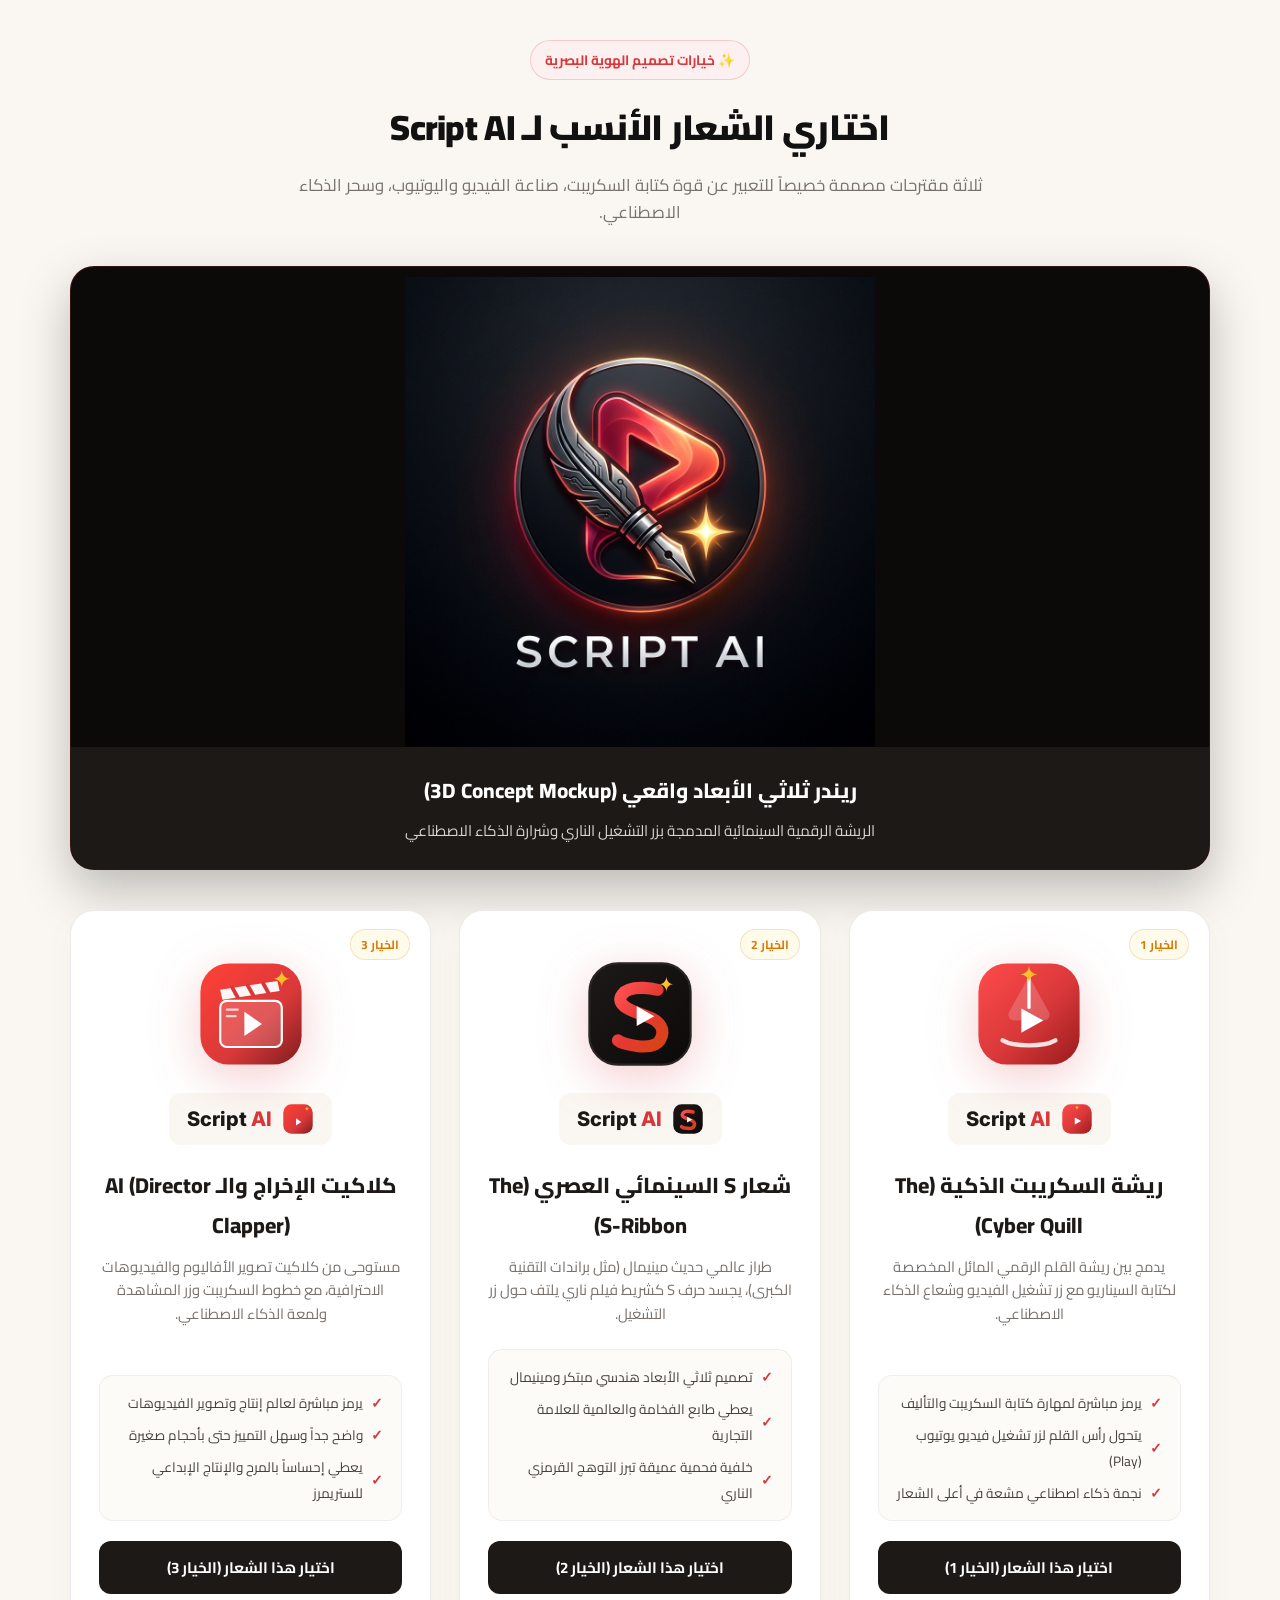
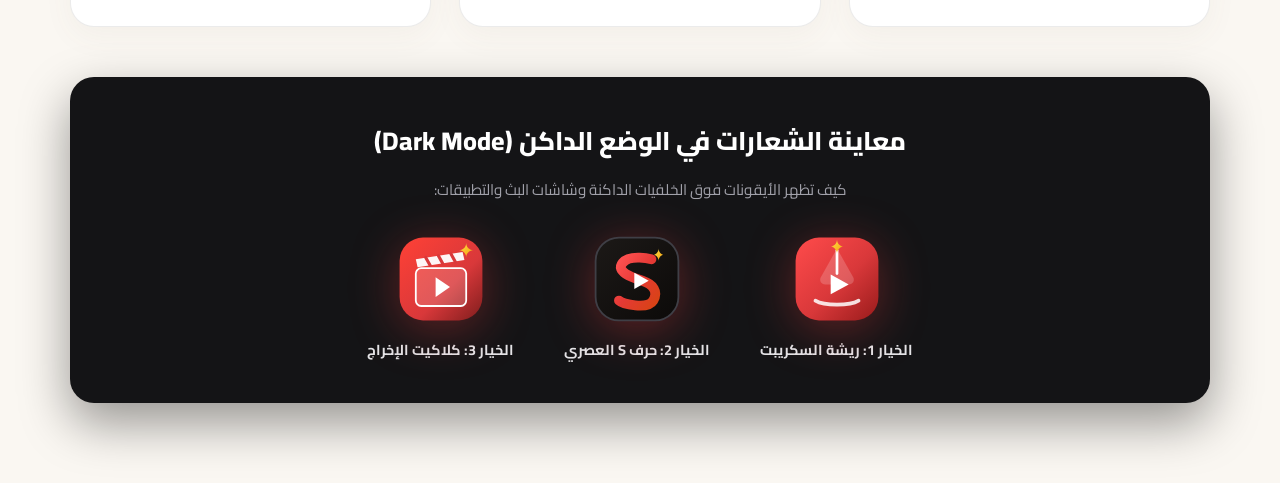
<file: logo_proposals.html>
<!DOCTYPE html>
<html lang="ar" dir="rtl">
<head>
  <meta charset="UTF-8">
  <meta name="viewport" content="width=device-width, initial-scale=1.0">
  <title>اقتراحات شعار Script AI — تصميم واختيار الشعار</title>
  <link rel="preconnect" href="https://fonts.googleapis.com">
  <link rel="preconnect" href="https://fonts.gstatic.com" crossorigin>
  <link href="https://fonts.googleapis.com/css2?family=Cairo:wght@400;600;700;800;900&family=Inter:wght@500;700;800&display=swap" rel="stylesheet">
  <style>
    :root {
      --bg: #FAF7F2;
      --card-bg: #FFFFFF;
      --text: #1C1917;
      --text-muted: #78716C;
      --accent: #D9383A;
      --accent-glow: rgba(217, 56, 58, 0.18);
    }
    * { box-sizing: border-box; margin: 0; padding: 0; }
    body {
      background: var(--bg);
      font-family: 'Cairo', sans-serif;
      color: var(--text);
      padding: 40px 20px 80px;
      min-height: 100vh;
      display: flex;
      flex-direction: column;
      align-items: center;
    }
    .header {
      text-align: center;
      max-width: 700px;
      margin-bottom: 40px;
    }
    .badge {
      display: inline-flex;
      align-items: center;
      gap: 6px;
      background: #FDF0F0;
      color: var(--accent);
      border: 1px solid rgba(217, 56, 58, 0.2);
      padding: 6px 14px;
      border-radius: 999px;
      font-size: 0.85rem;
      font-weight: 700;
      margin-bottom: 14px;
    }
    h1 {
      font-size: 2.2rem;
      font-weight: 900;
      letter-spacing: -0.02em;
      margin-bottom: 12px;
      color: #111;
    }
    .subtitle {
      font-size: 1.05rem;
      color: var(--text-muted);
      line-height: 1.6;
    }
    .grid {
      display: grid;
      grid-template-columns: repeat(auto-fit, minmax(320px, 1fr));
      gap: 28px;
      max-width: 1140px;
      width: 100%;
    }
    .concept-card {
      background: var(--card-bg);
      border: 1px solid rgba(0, 0, 0, 0.08);
      border-radius: 24px;
      padding: 32px 28px;
      display: flex;
      flex-direction: column;
      align-items: center;
      text-align: center;
      box-shadow: 0 10px 30px rgba(120, 95, 75, 0.05);
      transition: transform 0.25s ease, box-shadow 0.25s ease, border-color 0.25s ease;
      position: relative;
    }
    .concept-card:hover {
      transform: translateY(-4px);
      box-shadow: 0 16px 40px rgba(217, 56, 58, 0.12);
      border-color: rgba(217, 56, 58, 0.3);
    }
    .tag {
      position: absolute;
      top: 18px;
      right: 20px;
      font-size: 0.75rem;
      font-weight: 700;
      color: #D97706;
      background: #FFFBEB;
      border: 1px solid rgba(217, 119, 6, 0.2);
      padding: 3px 10px;
      border-radius: 999px;
    }
    .logo-frame {
      width: 110px;
      height: 110px;
      margin: 16px 0 24px;
      display: flex;
      align-items: center;
      justify-content: center;
      filter: drop-shadow(0 12px 24px rgba(217, 56, 58, 0.25));
      transition: transform 0.25s ease;
    }
    .concept-card:hover .logo-frame {
      transform: scale(1.08);
    }
    .logo-frame svg {
      width: 100%;
      height: 100%;
      display: block;
    }
    .brand-preview {
      display: inline-flex;
      align-items: center;
      gap: 10px;
      padding: 10px 18px;
      background: #FAF7F2;
      border-radius: 12px;
      margin-bottom: 20px;
    }
    .brand-preview .preview-icon {
      width: 32px;
      height: 32px;
    }
    .brand-preview .brand-text {
      font-family: 'Inter', sans-serif;
      font-weight: 800;
      font-size: 1.25rem;
    }
    .brand-preview .brand-text span {
      color: var(--accent);
    }
    .card-title {
      font-size: 1.35rem;
      font-weight: 800;
      margin-bottom: 10px;
      color: #1c1917;
    }
    .card-desc {
      font-size: 0.92rem;
      color: var(--text-muted);
      line-height: 1.6;
      margin-bottom: 24px;
      flex-grow: 1;
    }
    .features-list {
      text-align: right;
      width: 100%;
      background: #FDFBF8;
      border: 1px solid rgba(0, 0, 0, 0.05);
      border-radius: 14px;
      padding: 14px 18px;
      font-size: 0.85rem;
      color: #44403C;
      margin-bottom: 20px;
    }
    .features-list li {
      list-style: none;
      margin-bottom: 6px;
      display: flex;
      align-items: center;
      gap: 8px;
    }
    .features-list li:last-child { margin-bottom: 0; }
    .features-list li::before {
      content: "✓";
      color: var(--accent);
      font-weight: 900;
    }
    .choose-btn {
      width: 100%;
      background: #1C1917;
      color: #FFFFFF;
      border: none;
      font-family: inherit;
      font-weight: 700;
      font-size: 0.95rem;
      padding: 12px 20px;
      border-radius: 12px;
      cursor: pointer;
      transition: background 0.2s ease, transform 0.15s ease;
      display: flex;
      align-items: center;
      justify-content: center;
      gap: 8px;
    }
    .choose-btn:hover {
      background: var(--accent);
      transform: translateY(-2px);
    }
    .dark-preview-section {
      max-width: 1140px;
      width: 100%;
      background: #141416;
      border-radius: 24px;
      padding: 40px;
      margin-top: 50px;
      color: white;
      text-align: center;
      box-shadow: 0 20px 50px rgba(0, 0, 0, 0.4);
    }
    .dark-preview-section h2 {
      font-size: 1.6rem;
      font-weight: 800;
      margin-bottom: 10px;
    }
    .dark-preview-section p {
      color: #A1A1AA;
      margin-bottom: 30px;
      font-size: 0.95rem;
    }
    .dark-logos-row {
      display: flex;
      align-items: center;
      justify-content: center;
      gap: 50px;
      flex-wrap: wrap;
    }
    .dark-logo-item {
      display: flex;
      flex-direction: column;
      align-items: center;
      gap: 12px;
    }
    .dark-logo-item .frame {
      width: 90px;
      height: 90px;
      filter: drop-shadow(0 8px 24px rgba(217, 56, 58, 0.4));
    }
    .dark-logo-item span {
      font-size: 0.9rem;
      color: #E4E4E7;
      font-weight: 700;
    }
  </style>
</head>
<body>

  <div class="header">
    <div class="badge">
      <span>✨ خيارات تصميم الهوية البصرية</span>
    </div>
    <h1>اختاري الشعار الأنسب لـ Script AI</h1>
    <p class="subtitle">
      ثلاثة مقترحات مصممة خصيصاً للتعبير عن قوة كتابة السكريبت، صناعة الفيديو واليوتيوب، وسحر الذكاء الاصطناعي.
    </p>
  </div>

  <!-- 3D Render Presentation -->
  <div style="max-width: 1140px; width: 100%; background: #0C0A09; border-radius: 24px; overflow: hidden; margin-bottom: 40px; box-shadow: 0 20px 50px rgba(0,0,0,0.25); border: 1px solid rgba(217, 56, 58, 0.2); text-align: center;">
    <img src="assets/concept_render.jpg" alt="Script AI 3D Concept Mockup" style="max-width: 100%; max-height: 480px; object-fit: contain; margin: 0 auto; display: block; padding-top: 10px;" />
    <div style="padding: 24px 20px; background: #1C1917; color: white;">
      <h3 style="font-size: 1.3rem; font-weight: 800; margin-bottom: 6px;">ريندر ثلاثي الأبعاد واقعي (3D Concept Mockup)</h3>
      <p style="color: #D6D3D1; font-size: 0.95rem;">الريشة الرقمية السينمائية المدمجة بزر التشغيل الناري وشرارة الذكاء الاصطناعي</p>
    </div>
  </div>

  <div class="grid">

    <!-- CONCEPT 1 -->
    <div class="concept-card">
      <div class="tag">الخيار 1</div>
      <div class="logo-frame">
        <svg viewBox="0 0 100 100" fill="none" xmlns="http://www.w3.org/2000/svg">
          <defs>
            <linearGradient id="opt1-bg" x1="0%" y1="0%" x2="100%" y2="100%">
              <stop offset="0%" stop-color="#FF4B4B"/>
              <stop offset="55%" stop-color="#D9383A"/>
              <stop offset="100%" stop-color="#991B1B"/>
            </linearGradient>
            <linearGradient id="opt1-gold" x1="0%" y1="0%" x2="100%" y2="100%">
              <stop offset="0%" stop-color="#FDE047"/>
              <stop offset="100%" stop-color="#F59E0B"/>
            </linearGradient>
          </defs>
          <rect x="4" y="4" width="92" height="92" rx="26" fill="url(#opt1-bg)"/>
          <!-- Quill / Pen Blade Body -->
          <path d="M50 16L32 48C30 52 32.5 56 37 56H63C67.5 56 70 52 68 48L50 16Z" fill="white" fill-opacity="0.18"/>
          <!-- Pen slit -->
          <line x1="50" y1="18" x2="50" y2="44" stroke="white" stroke-width="3" stroke-linecap="round"/>
          <!-- Play Arrow integrated -->
          <path d="M43 45L63 56L43 67V45Z" fill="#FFFFFF"/>
          <!-- Dynamic flow script swoosh -->
          <path d="M26 74C36 80 64 80 74 74" stroke="white" stroke-width="4" stroke-linecap="round" stroke-opacity="0.85"/>
          <!-- Golden AI Sparkle -->
          <path d="M50 6C50 11 54 14 58 14C54 14 50 17 50 22C50 17 46 14 42 14C46 14 50 11 50 6Z" fill="url(#opt1-gold)"/>
        </svg>
      </div>

      <div class="brand-preview">
        <div class="preview-icon">
          <!-- Mini SVG 1 -->
          <svg viewBox="0 0 100 100" width="32" height="32" fill="none">
            <rect x="4" y="4" width="92" height="92" rx="26" fill="url(#opt1-bg)"/>
            <path d="M43 45L63 56L43 67V45Z" fill="#FFFFFF"/>
            <path d="M50 6C50 11 54 14 58 14C54 14 50 17 50 22C50 17 46 14 42 14C46 14 50 11 50 6Z" fill="url(#opt1-gold)"/>
          </svg>
        </div>
        <div class="brand-text">Script <span>AI</span></div>
      </div>

      <h3 class="card-title">ريشة السكريبت الذكية (The Cyber Quill)</h3>
      <p class="card-desc">
        يدمج بين ريشة القلم الرقمي المائل المخصصة لكتابة السيناريو مع زر تشغيل الفيديو وشعاع الذكاء الاصطناعي.
      </p>

      <ul class="features-list">
        <li>يرمز مباشرة لمهارة كتابة السكريبت والتأليف</li>
        <li>يتحول رأس القلم لزر تشغيل فيديو يوتيوب (Play)</li>
        <li>نجمة ذكاء اصطناعي مشعة في أعلى الشعار</li>
      </ul>

      <button class="choose-btn" onclick="alert('أخبرني في الشات أنكِ اخترتِ الخيار الأول (الريشة الذكية)!')">
        <span>اختيار هذا الشعار (الخيار 1)</span>
      </button>
    </div>

    <!-- CONCEPT 2 -->
    <div class="concept-card">
      <div class="tag">الخيار 2</div>
      <div class="logo-frame">
        <svg viewBox="0 0 100 100" fill="none" xmlns="http://www.w3.org/2000/svg">
          <defs>
            <linearGradient id="opt2-bg" x1="0%" y1="0%" x2="100%" y2="100%">
              <stop offset="0%" stop-color="#1C1917"/>
              <stop offset="100%" stop-color="#0C0A09"/>
            </linearGradient>
            <linearGradient id="opt2-ribbon" x1="0%" y1="0%" x2="100%" y2="100%">
              <stop offset="0%" stop-color="#FF5252"/>
              <stop offset="50%" stop-color="#E53935"/>
              <stop offset="100%" stop-color="#D84315"/>
            </linearGradient>
            <linearGradient id="opt2-gold" x1="0%" y1="0%" x2="100%" y2="100%">
              <stop offset="0%" stop-color="#FDE047"/>
              <stop offset="100%" stop-color="#F59E0B"/>
            </linearGradient>
          </defs>
          <rect x="4" y="4" width="92" height="92" rx="26" fill="url(#opt2-bg)" stroke="#292524" stroke-width="2"/>
          <!-- Dynamic S-Ribbon -->
          <path d="M66 28C66 28 42 22 34 32C26 42 44 48 56 52C68 56 74 64 68 74C62 84 34 78 30 74" stroke="url(#opt2-ribbon)" stroke-width="11" stroke-linecap="round" stroke-linejoin="round"/>
          <!-- Play Triangle inside center curve -->
          <path d="M47 43L63 52L47 61V43Z" fill="#FFFFFF"/>
          <!-- Sparkle -->
          <path d="M74 16C74 20 77 23 80 23C77 23 74 26 74 30C74 26 71 23 68 23C71 23 74 20 74 16Z" fill="url(#opt2-gold)"/>
        </svg>
      </div>

      <div class="brand-preview">
        <div class="preview-icon">
          <!-- Mini SVG 2 -->
          <svg viewBox="0 0 100 100" width="32" height="32" fill="none">
            <rect x="4" y="4" width="92" height="92" rx="26" fill="url(#opt2-bg)"/>
            <path d="M66 28C66 28 42 22 34 32C26 42 44 48 56 52C68 56 74 64 68 74C62 84 34 78 30 74" stroke="url(#opt2-ribbon)" stroke-width="11" stroke-linecap="round"/>
            <path d="M47 43L63 52L47 61V43Z" fill="#FFFFFF"/>
          </svg>
        </div>
        <div class="brand-text">Script <span>AI</span></div>
      </div>

      <h3 class="card-title">شعار S السينمائي العصري (The S-Ribbon)</h3>
      <p class="card-desc">
        طراز عالمي حديث مينيمال (مثل براندات التقنية الكبرى)، يجسد حرف S كشريط فيلم ناري يلتف حول زر التشغيل.
      </p>

      <ul class="features-list">
        <li>تصميم ثلاثي الأبعاد هندسي مبتكر ومينيمال</li>
        <li>يعطي طابع الفخامة والعالمية للعلامة التجارية</li>
        <li>خلفية فحمية عميقة تبرز التوهج القرمزي الناري</li>
      </ul>

      <button class="choose-btn" onclick="alert('أخبرني في الشات أنكِ اخترتِ الخيار الثاني (شعار S العصري)!')">
        <span>اختيار هذا الشعار (الخيار 2)</span>
      </button>
    </div>

    <!-- CONCEPT 3 -->
    <div class="concept-card">
      <div class="tag">الخيار 3</div>
      <div class="logo-frame">
        <svg viewBox="0 0 100 100" fill="none" xmlns="http://www.w3.org/2000/svg">
          <defs>
            <linearGradient id="opt3-bg" x1="0%" y1="0%" x2="100%" y2="100%">
              <stop offset="0%" stop-color="#FF4136"/>
              <stop offset="60%" stop-color="#D9383A"/>
              <stop offset="100%" stop-color="#7F1D1D"/>
            </linearGradient>
            <linearGradient id="opt3-spark" x1="0%" y1="0%" x2="100%" y2="100%">
              <stop offset="0%" stop-color="#FDE047"/>
              <stop offset="100%" stop-color="#F59E0B"/>
            </linearGradient>
          </defs>
          <rect x="4" y="4" width="92" height="92" rx="26" fill="url(#opt3-bg)"/>
          <!-- Clapperboard top dynamic arm -->
          <path d="M22 28L74 20L76 29L24 37L22 28Z" fill="white" fill-opacity="0.95"/>
          <path d="M33 26L38 35M47 24L52 33M61 22L66 31" stroke="#D9383A" stroke-width="3.5" stroke-linecap="round"/>
          <!-- Clapperboard Base -->
          <rect x="22" y="38" width="56" height="42" rx="6" fill="white" fill-opacity="0.16" stroke="white" stroke-width="2"/>
          <!-- Play button -->
          <path d="M44 48L60 59L44 70V48Z" fill="#FFFFFF"/>
          <!-- Script lines inside -->
          <line x1="28" y1="46" x2="38" y2="46" stroke="white" stroke-width="2" stroke-linecap="round" stroke-opacity="0.75"/>
          <line x1="28" y1="52" x2="36" y2="52" stroke="white" stroke-width="2" stroke-linecap="round" stroke-opacity="0.75"/>
          <!-- AI Star -->
          <path d="M78 10C78 15 82 18 86 18C82 18 78 21 78 26C78 21 74 18 70 18C74 18 78 15 78 10Z" fill="url(#opt3-spark)"/>
        </svg>
      </div>

      <div class="brand-preview">
        <div class="preview-icon">
          <!-- Mini SVG 3 -->
          <svg viewBox="0 0 100 100" width="32" height="32" fill="none">
            <rect x="4" y="4" width="92" height="92" rx="26" fill="url(#opt3-bg)"/>
            <path d="M44 48L60 59L44 70V48Z" fill="#FFFFFF"/>
            <path d="M78 10C78 15 82 18 86 18C82 18 78 21 78 26C78 21 74 18 70 18C74 18 78 15 78 10Z" fill="url(#opt3-spark)"/>
          </svg>
        </div>
        <div class="brand-text">Script <span>AI</span></div>
      </div>

      <h3 class="card-title">كلاكيت الإخراج والـ AI (Director Clapper)</h3>
      <p class="card-desc">
        مستوحى من كلاكيت تصوير الأفاليوم والفيديوهات الاحترافية، مع خطوط السكريبت وزر المشاهدة ولمعة الذكاء الاصطناعي.
      </p>

      <ul class="features-list">
        <li>يرمز مباشرة لعالم إنتاج وتصوير الفيديوهات</li>
        <li>واضح جداً وسهل التمييز حتى بأحجام صغيرة</li>
        <li>يعطي إحساساً بالمرح والإنتاج الإبداعي للستريمرز</li>
      </ul>

      <button class="choose-btn" onclick="alert('أخبرني في الشات أنكِ اخترتِ الخيار الثالث (كلاكيت الإخراج)!')">
        <span>اختيار هذا الشعار (الخيار 3)</span>
      </button>
    </div>

  </div>

  <!-- Dark Mode Preview Section -->
  <div class="dark-preview-section">
    <h2>معاينة الشعارات في الوضع الداكن (Dark Mode)</h2>
    <p>كيف تظهر الأيقونات فوق الخلفيات الداكنة وشاشات البث والتطبيقات:</p>
    <div class="dark-logos-row">
      <div class="dark-logo-item">
        <div class="frame">
          <svg viewBox="0 0 100 100" width="90" height="90" fill="none">
            <rect x="4" y="4" width="92" height="92" rx="26" fill="url(#opt1-bg)"/>
            <path d="M50 16L32 48C30 52 32.5 56 37 56H63C67.5 56 70 52 68 48L50 16Z" fill="white" fill-opacity="0.18"/>
            <line x1="50" y1="18" x2="50" y2="44" stroke="white" stroke-width="3" stroke-linecap="round"/>
            <path d="M43 45L63 56L43 67V45Z" fill="#FFFFFF"/>
            <path d="M26 74C36 80 64 80 74 74" stroke="white" stroke-width="4" stroke-linecap="round" stroke-opacity="0.85"/>
            <path d="M50 6C50 11 54 14 58 14C54 14 50 17 50 22C50 17 46 14 42 14C46 14 50 11 50 6Z" fill="url(#opt1-gold)"/>
          </svg>
        </div>
        <span>الخيار 1: ريشة السكريبت</span>
      </div>

      <div class="dark-logo-item">
        <div class="frame">
          <svg viewBox="0 0 100 100" width="90" height="90" fill="none">
            <rect x="4" y="4" width="92" height="92" rx="26" fill="url(#opt2-bg)" stroke="#3F3F46" stroke-width="2"/>
            <path d="M66 28C66 28 42 22 34 32C26 42 44 48 56 52C68 56 74 64 68 74C62 84 34 78 30 74" stroke="url(#opt2-ribbon)" stroke-width="11" stroke-linecap="round"/>
            <path d="M47 43L63 52L47 61V43Z" fill="#FFFFFF"/>
            <path d="M74 16C74 20 77 23 80 23C77 23 74 26 74 30C74 26 71 23 68 23C71 23 74 20 74 16Z" fill="url(#opt2-gold)"/>
          </svg>
        </div>
        <span>الخيار 2: حرف S العصري</span>
      </div>

      <div class="dark-logo-item">
        <div class="frame">
          <svg viewBox="0 0 100 100" width="90" height="90" fill="none">
            <rect x="4" y="4" width="92" height="92" rx="26" fill="url(#opt3-bg)"/>
            <path d="M22 28L74 20L76 29L24 37L22 28Z" fill="white" fill-opacity="0.95"/>
            <path d="M33 26L38 35M47 24L52 33M61 22L66 31" stroke="#D9383A" stroke-width="3.5" stroke-linecap="round"/>
            <rect x="22" y="38" width="56" height="42" rx="6" fill="white" fill-opacity="0.16" stroke="white" stroke-width="2"/>
            <path d="M44 48L60 59L44 70V48Z" fill="#FFFFFF"/>
            <path d="M78 10C78 15 82 18 86 18C82 18 78 21 78 26C78 21 74 18 70 18C74 18 78 15 78 10Z" fill="url(#opt3-spark)"/>
          </svg>
        </div>
        <span>الخيار 3: كلاكيت الإخراج</span>
      </div>
    </div>
  </div>

</body>
</html>
</file>
<file: style.css>
/* ==========================================================================
   Script AI — Light, Soft & Warm Arabic SaaS Design System
   White | Warm Beige | Gentle Red Accent | Cairo Font
   Built for clarity, comfort, and effortless usability
   ========================================================================== */

/* ==========================================================================
   1. CSS VARIABLES & DESIGN TOKENS
   ========================================================================== */
:root {
  /* Backgrounds — Soft, Warm, Light Palette */
  --bg-base:        #FAF7F2;   /* Warm linen/cream background — easy on the eyes */
  --bg-surface:     #F3ECE3;   /* Soft beige surface for headers & nested panels */
  --bg-card:        #FFFFFF;   /* Pure white cards for crisp visual hierarchy */
  --bg-card-hover:  #FFFDFB;   /* Subtle warm card hover */
  --bg-glass:       rgba(255, 255, 255, 0.92);
  --bg-input:       #FFFFFF;   /* Clean white input background */

  /* Borders — Soft Warm Tones */
  --border-subtle:  #EDE4DA;
  --border-card:    #E5DBD0;
  --border-hover:   rgba(217, 56, 58, 0.35);
  --border-active:  #D9383A;
  --border-warm:    rgba(217, 119, 6, 0.25);

  /* Accent — Gentle Friendly Red (أحمر لطيف ومريح للعين) */
  --accent:         #D9383A;   /* Pleasant warm coral-red */
  --accent-soft:    #FDF0F0;   /* Soft blush tint */
  --accent-hover:   #C42B2D;   /* Slightly deeper warm red */
  --accent-glow:    rgba(217, 56, 58, 0.16); /* Gentle warm shadow */

  /* Warm Secondary — Honey / Amber / Sand */
  --secondary:      #D97706;
  --secondary-soft: #FFFBEB;
  --secondary-glow: rgba(217, 119, 6, 0.12);

  /* Status */
  --success:        #15803D;   /* Natural pleasant forest green */
  --success-soft:   #F0FDF4;
  --warning:        #B45309;   /* Warm amber */
  --warning-soft:   #FFFBEB;
  --error:          #D9383A;   /* Gentle red */
  --error-soft:     #FEF2F2;

  /* Text — Deep Warm Espresso & Taupe (Not blinding harsh black) */
  --text-primary:   #231E1A;   /* Deep espresso charcoal, soft and readable */
  --text-secondary: #5C5046;   /* Warm taupe */
  --text-muted:     #8C7D70;   /* Gentle warm gray */
  --text-dim:       #B5A699;   /* Light subtle placeholder */

  /* Spacing */
  --header-h:       64px;
  --ws-header-h:    58px;
  --radius-sm:      8px;
  --radius-md:      12px;
  --radius-lg:      16px;
  --radius-xl:      22px;
  --radius-full:    9999px;

  /* Transitions */
  --t-fast:         0.15s ease;
  --t-normal:       0.25s ease;
  --t-slow:         0.4s ease;

  /* Typography */
  --font-ar:        'Cairo', system-ui, -apple-system, sans-serif;
  --font-en:        'Inter', system-ui, sans-serif;
}

/* ==========================================================================
   2. BASE RESET
   ========================================================================== */
*, *::before, *::after {
  box-sizing: border-box;
  margin: 0;
  padding: 0;
}

html {
  font-family: var(--font-ar);
  direction: rtl;
  scroll-behavior: smooth;
  -webkit-font-smoothing: antialiased;
  -moz-osx-font-smoothing: grayscale;
  font-size: 16px;
}

body {
  background-color: var(--bg-base);
  color: var(--text-primary);
  min-height: 100vh;
  overflow-x: hidden;
  line-height: 1.6;
}

a {
  color: inherit;
  text-decoration: none;
}

button {
  font-family: var(--font-ar);
  cursor: pointer;
}

input, textarea, select {
  font-family: var(--font-ar);
}

ul, ol { list-style: none; }

img, svg { display: block; }

/* Scrollbar — Warm and gentle */
::-webkit-scrollbar { width: 6px; height: 6px; }
::-webkit-scrollbar-track { background: transparent; }
::-webkit-scrollbar-thumb { background: #D6CBC0; border-radius: var(--radius-full); }
::-webkit-scrollbar-thumb:hover { background: #B8ABA0; }

/* Focus ring */
:focus-visible {
  outline: 2px solid var(--accent);
  outline-offset: 2px;
  border-radius: var(--radius-sm);
}

/* Utility: hidden */
.hidden { display: none !important; }

/* ==========================================================================
   3. LANDING PAGE — HEADER
   ========================================================================== */
.landing-body {
  display: flex;
  flex-direction: column;
}

.site-header {
  position: fixed;
  top: 0;
  left: 0;
  right: 0;
  height: var(--header-h);
  z-index: 100;
  background: transparent;
  transition: background var(--t-slow), border-color var(--t-slow), box-shadow var(--t-slow);
}

.site-header.scrolled {
  background: rgba(250, 247, 242, 0.94);
  backdrop-filter: blur(16px);
  -webkit-backdrop-filter: blur(16px);
  border-bottom: 1px solid var(--border-subtle);
  box-shadow: 0 4px 20px rgba(120, 95, 75, 0.05);
}

.nav-container {
  max-width: 1200px;
  margin: 0 auto;
  padding: 0 24px;
  height: 100%;
  display: flex;
  align-items: center;
  justify-content: space-between;
  gap: 20px;
}

/* Logo / Brand */
.brand-logo {
  display: inline-flex;
  align-items: center;
  gap: 10px;
  text-decoration: none;
}

.brand-icon {
  width: 38px;
  height: 38px;
  background: transparent;
  display: flex;
  align-items: center;
  justify-content: center;
  flex-shrink: 0;
  transition: var(--t-fast);
  filter: drop-shadow(0 3px 8px rgba(217, 56, 58, 0.28));
}

.brand-icon svg {
  width: 100%;
  height: 100%;
  display: block;
}

.brand-icon.small {
  width: 28px;
  height: 28px;
  filter: drop-shadow(0 2px 5px rgba(217, 56, 58, 0.22));
}

.brand-logo:hover .brand-icon {
  transform: translateY(-2px) scale(1.05);
  filter: drop-shadow(0 6px 16px rgba(217, 56, 58, 0.42));
}

.brand-name {
  font-family: var(--font-en);
  font-size: 1.3rem;
  font-weight: 800;
  letter-spacing: -0.02em;
  color: var(--text-primary);
}

.brand-accent {
  color: var(--accent);
}

/* Creator Pill & Badges — Aya Zahran */
.brand-creator-badge {
  display: inline-flex;
  align-items: center;
  gap: 5px;
  font-family: var(--font-ar);
  font-size: 0.76rem;
  font-weight: 700;
  color: var(--accent);
  background: var(--accent-soft);
  border: 1px solid rgba(217, 56, 58, 0.22);
  padding: 3px 11px;
  border-radius: 999px;
  margin-right: 8px;
  transition: var(--t-fast);
  white-space: nowrap;
}

.brand-creator-badge .creator-sparkle {
  color: #D97706;
  font-size: 0.85rem;
}

.brand-creator-badge .creator-highlight {
  font-weight: 700;
  color: var(--accent);
}

.brand-creator-badge:hover {
  background: rgba(217, 56, 58, 0.14);
  transform: translateY(-1px);
}

.workspace-creator-badge {
  display: inline-flex;
  align-items: center;
  gap: 5px;
  font-family: var(--font-ar);
  font-size: 0.74rem;
  font-weight: 700;
  color: var(--accent);
  background: var(--accent-soft);
  border: 1px solid rgba(217, 56, 58, 0.22);
  padding: 3px 10px;
  border-radius: 999px;
  margin-right: 8px;
  white-space: nowrap;
  transition: var(--t-fast);
}

.workspace-creator-badge .creator-sparkle {
  color: #D97706;
  font-size: 0.8rem;
}

.workspace-creator-badge strong {
  color: var(--accent);
  font-weight: 700;
}

.sidebar-creator-card {
  display: flex;
  align-items: center;
  gap: 10px;
  padding: 10px 14px;
  background: linear-gradient(135deg, rgba(253, 240, 240, 0.95) 0%, rgba(255, 251, 235, 0.95) 100%);
  border: 1px solid rgba(217, 56, 58, 0.18);
  border-radius: var(--radius-md);
  margin-bottom: 10px;
  box-shadow: 0 2px 8px rgba(120, 95, 75, 0.04);
}

.sidebar-creator-card .creator-icon {
  font-size: 1.1rem;
  color: #D97706;
  display: flex;
  align-items: center;
  justify-content: center;
  flex-shrink: 0;
}

.sidebar-creator-card .creator-info {
  display: flex;
  flex-direction: column;
  gap: 2px;
}

.sidebar-creator-card .creator-role {
  font-size: 0.7rem;
  font-weight: 600;
  color: var(--text-muted);
}

.sidebar-creator-card .creator-name {
  font-size: 0.84rem;
  font-weight: 800;
  color: var(--accent);
}

.footer-creator-box {
  display: flex;
  flex-direction: column;
  align-items: center;
  text-align: center;
  gap: 8px;
  padding: 20px 28px;
  background: rgba(255, 255, 255, 0.85);
  border: 1px solid rgba(217, 56, 58, 0.14);
  border-radius: var(--radius-lg);
  max-width: 620px;
  margin: 0 auto;
  box-shadow: 0 4px 18px rgba(120, 95, 75, 0.04);
}

.footer-creator-box .creator-title-tag {
  font-size: 0.74rem;
  font-weight: 700;
  color: #D97706;
  letter-spacing: 0.03em;
  background: #FFFBEB;
  padding: 3px 10px;
  border-radius: 999px;
  border: 1px solid rgba(217, 119, 6, 0.2);
}

.footer-creator-box .creator-main-name {
  font-size: 1.15rem;
  font-weight: 800;
  color: var(--text-primary);
}

.footer-creator-box .creator-main-name .creator-en {
  font-family: var(--font-en);
  font-size: 0.95rem;
  font-weight: 600;
  color: var(--accent);
  margin-right: 4px;
}

.footer-creator-box .creator-quote {
  font-size: 0.86rem;
  color: var(--text-secondary);
  line-height: 1.6;
  margin: 0;
}

/* Nav */
.main-nav .nav-list {
  display: flex;
  align-items: center;
  gap: 6px;
}

.nav-link {
  font-size: 0.92rem;
  font-weight: 600;
  color: var(--text-secondary);
  padding: 7px 16px;
  border-radius: var(--radius-full);
  transition: var(--t-fast);
}

.nav-link:hover {
  color: var(--text-primary);
  background: rgba(0, 0, 0, 0.03);
}

.nav-link.active {
  color: var(--accent);
  background: var(--accent-soft);
}

/* Nav CTA */
.nav-cta-btn {
  display: inline-flex;
  align-items: center;
  gap: 8px;
  background: var(--accent);
  color: #fff;
  border: none;
  font-size: 0.9rem;
  font-weight: 700;
  padding: 9px 20px;
  border-radius: var(--radius-md);
  transition: var(--t-fast);
  white-space: nowrap;
  box-shadow: 0 2px 14px var(--accent-glow);
}

.nav-cta-btn:hover {
  background: var(--accent-hover);
  transform: translateY(-1px);
  box-shadow: 0 4px 18px var(--accent-glow);
}

/* ==========================================================================
   4. LANDING — HERO SECTION
   ========================================================================== */
.hero-section {
  position: relative;
  min-height: 100vh;
  display: flex;
  flex-direction: column;
  justify-content: center;
  overflow: hidden;
  padding: calc(var(--header-h) + 24px) 24px 80px;
}

/* Background effects — Warm & Delicate */
.hero-bg {
  position: absolute;
  inset: 0;
  pointer-events: none;
  z-index: 0;
}

.ambient-glow {
  position: absolute;
  border-radius: 50%;
  filter: blur(90px);
  opacity: 0.4;
}

.glow-1 {
  width: 650px;
  height: 650px;
  background: radial-gradient(circle, rgba(217, 56, 58, 0.09) 0%, transparent 70%);
  top: -150px;
  right: -100px;
  animation: floatGlow1 9s ease-in-out infinite alternate;
}

.glow-2 {
  width: 550px;
  height: 550px;
  background: radial-gradient(circle, rgba(235, 175, 115, 0.15) 0%, transparent 70%);
  bottom: -100px;
  left: -80px;
  animation: floatGlow2 11s ease-in-out infinite alternate;
}

.grid-overlay {
  position: absolute;
  inset: 0;
  background-image: 
    linear-gradient(rgba(180, 150, 130, 0.05) 1px, transparent 1px),
    linear-gradient(90deg, rgba(180, 150, 130, 0.05) 1px, transparent 1px);
  background-size: 56px 56px;
  mask-image: radial-gradient(ellipse 80% 60% at 50% 50%, black 0%, transparent 100%);
}

@keyframes floatGlow1 {
  from { transform: translate(0, 0) scale(1); }
  to   { transform: translate(-30px, 30px) scale(1.08); }
}

@keyframes floatGlow2 {
  from { transform: translate(0, 0) scale(1); }
  to   { transform: translate(25px, -20px) scale(1.05); }
}

/* Hero Inner Layout */
.hero-inner {
  position: relative;
  z-index: 1;
  max-width: 1200px;
  margin: 0 auto;
  width: 100%;
  display: grid;
  grid-template-columns: 1fr 1fr;
  gap: 60px;
  align-items: center;
}

/* Hero Content */
.hero-content {
  display: flex;
  flex-direction: column;
  gap: 0;
}

.hero-badge {
  display: inline-flex;
  align-items: center;
  gap: 8px;
  background: var(--accent-soft);
  border: 1px solid rgba(217, 56, 58, 0.22);
  padding: 6px 16px;
  border-radius: var(--radius-full);
  font-size: 0.84rem;
  font-weight: 700;
  color: var(--accent);
  margin-bottom: 24px;
  width: fit-content;
}

.badge-dot {
  width: 7px;
  height: 7px;
  background: var(--accent);
  border-radius: 50%;
  animation: pulseDot 2s ease-in-out infinite;
  flex-shrink: 0;
}

@keyframes pulseDot {
  0%, 100% { opacity: 1; transform: scale(1); }
  50% { opacity: 0.4; transform: scale(0.85); }
}

.hero-title {
  font-size: clamp(2.1rem, 3.6vw, 3.1rem);
  font-weight: 900;
  line-height: 1.28;
  margin-bottom: 20px;
  color: var(--text-primary);
  letter-spacing: -0.01em;
}

.title-gradient {
  color: var(--accent);
  display: block;
}

.hero-desc {
  font-size: clamp(1rem, 1.4vw, 1.12rem);
  color: var(--text-secondary);
  line-height: 1.85;
  margin-bottom: 36px;
  max-width: 520px;
}

.hero-actions {
  display: flex;
  align-items: center;
  gap: 14px;
  margin-bottom: 40px;
  flex-wrap: wrap;
}

/* Primary CTA — Gentle Red */
.cta-primary {
  display: inline-flex;
  align-items: center;
  gap: 10px;
  background: var(--accent);
  color: #fff;
  border: none;
  font-size: 1.02rem;
  font-weight: 700;
  padding: 14px 28px;
  border-radius: var(--radius-lg);
  transition: var(--t-fast);
  box-shadow: 0 4px 18px var(--accent-glow), 0 2px 4px rgba(0,0,0,0.04);
  cursor: pointer;
  text-decoration: none;
  white-space: nowrap;
}

.cta-primary:hover {
  background: var(--accent-hover);
  transform: translateY(-2px);
  box-shadow: 0 6px 24px var(--accent-glow), 0 3px 6px rgba(0,0,0,0.06);
}

.cta-primary.cta-large {
  font-size: 1.08rem;
  padding: 16px 36px;
}

/* Secondary CTA */
.cta-secondary {
  display: inline-flex;
  align-items: center;
  gap: 8px;
  background: #FFFFFF;
  color: var(--text-secondary);
  border: 1px solid var(--border-card);
  font-size: 0.95rem;
  font-weight: 600;
  padding: 13px 22px;
  border-radius: var(--radius-lg);
  transition: var(--t-fast);
  cursor: pointer;
  box-shadow: 0 2px 8px rgba(120, 95, 75, 0.04);
}

.cta-secondary:hover {
  color: var(--text-primary);
  border-color: var(--border-hover);
  background: var(--bg-card-hover);
  transform: translateY(-1px);
}

/* ==========================================================================
   5. HERO VISUAL / PRODUCT PREVIEW
   ========================================================================== */
.hero-visual {
  position: relative;
  display: flex;
  align-items: center;
  justify-content: center;
}

.product-preview {
  background: #FFFFFF;
  border: 1px solid var(--border-card);
  border-radius: var(--radius-xl);
  padding: 22px;
  width: 100%;
  max-width: 440px;
  box-shadow: 
    0 16px 45px rgba(130, 100, 75, 0.08),
    0 2px 8px rgba(0,0,0,0.03);
  display: flex;
  flex-direction: column;
  gap: 14px;
  animation: floatCard 6s ease-in-out infinite alternate;
}

@keyframes floatCard {
  from { transform: translateY(0); }
  to   { transform: translateY(-10px); }
}

.preview-header {
  display: flex;
  align-items: center;
  gap: 10px;
  padding-bottom: 12px;
  border-bottom: 1px solid var(--border-subtle);
}

.preview-dots {
  display: flex;
  gap: 5px;
}

.preview-dots span {
  width: 10px;
  height: 10px;
  border-radius: 50%;
}

.preview-dots span:nth-child(1) { background: #E05252; }
.preview-dots span:nth-child(2) { background: #F59E0B; }
.preview-dots span:nth-child(3) { background: #16A34A; }

.preview-title {
  font-family: var(--font-en);
  font-size: 0.8rem;
  color: var(--text-muted);
  flex: 1;
  text-align: center;
  font-weight: 500;
}

.preview-badge {
  font-size: 0.7rem;
  font-weight: 700;
  padding: 3px 9px;
  border-radius: var(--radius-full);
}

.preview-badge.live {
  background: var(--success-soft);
  color: var(--success);
  border: 1px solid rgba(21, 128, 61, 0.25);
}

.preview-stats-row {
  display: grid;
  grid-template-columns: repeat(3, 1fr);
  gap: 10px;
}

.preview-stat-card {
  background: #FAF7F2;
  border: 1px solid var(--border-subtle);
  border-radius: var(--radius-md);
  padding: 12px 10px;
  display: flex;
  flex-direction: column;
  gap: 4px;
  text-align: center;
}

.stat-label {
  font-size: 0.7rem;
  color: var(--text-muted);
}

.stat-value {
  font-family: var(--font-en);
  font-size: 1.1rem;
  font-weight: 800;
  color: var(--text-primary);
  line-height: 1;
}

.stat-value.topic {
  font-size: 0.92rem;
  color: var(--accent);
}

.stat-change {
  font-size: 0.68rem;
  font-weight: 600;
}

.stat-change.positive { color: var(--success); }
.stat-change.neutral  { color: var(--warning); }

.preview-insight {
  display: flex;
  align-items: flex-start;
  gap: 10px;
  background: #FFF5F5;
  border: 1px solid rgba(217, 56, 58, 0.16);
  border-radius: var(--radius-md);
  padding: 12px;
  font-size: 0.82rem;
  color: var(--text-secondary);
  line-height: 1.5;
}

.insight-icon {
  font-size: 1rem;
  flex-shrink: 0;
}

.preview-idea-card {
  background: #FFFFFF;
  border: 1px solid var(--border-card);
  border-radius: var(--radius-md);
  padding: 14px;
  display: flex;
  flex-direction: column;
  gap: 10px;
  box-shadow: 0 2px 8px rgba(120, 95, 75, 0.04);
}

.idea-header {
  display: flex;
  align-items: center;
  justify-content: space-between;
}

.idea-tag {
  font-size: 0.74rem;
  font-weight: 700;
  color: var(--accent);
  background: var(--accent-soft);
  padding: 3px 9px;
  border-radius: var(--radius-full);
}

.idea-score {
  font-size: 0.7rem;
  color: var(--success);
  font-weight: 700;
}

.idea-title {
  font-size: 0.9rem;
  font-weight: 700;
  color: var(--text-primary);
  line-height: 1.4;
}

.idea-script-btn {
  display: inline-flex;
  align-items: center;
  gap: 7px;
  background: var(--accent);
  color: #fff;
  border: none;
  font-family: var(--font-ar);
  font-size: 0.82rem;
  font-weight: 700;
  padding: 8px 15px;
  border-radius: var(--radius-md);
  cursor: pointer;
  transition: var(--t-fast);
  width: fit-content;
  box-shadow: 0 2px 10px var(--accent-glow);
}

.idea-script-btn:hover {
  background: var(--accent-hover);
}

.preview-processing {
  display: flex;
  align-items: center;
  gap: 10px;
  font-size: 0.8rem;
  color: var(--text-muted);
}

.processing-dots {
  display: flex;
  gap: 4px;
}

.processing-dots span {
  width: 5px;
  height: 5px;
  border-radius: 50%;
  background: var(--accent);
  animation: procDot 1.4s ease-in-out infinite both;
}

.processing-dots span:nth-child(1) { animation-delay: -0.32s; }
.processing-dots span:nth-child(2) { animation-delay: -0.16s; }

@keyframes procDot {
  0%, 80%, 100% { transform: scale(0.6); opacity: 0.35; }
  40% { transform: scale(1); opacity: 1; }
}

/* Floating cards */
.float-card {
  position: absolute;
  display: flex;
  align-items: center;
  gap: 8px;
  background: rgba(255, 255, 255, 0.96);
  border: 1px solid var(--border-card);
  border-radius: var(--radius-md);
  padding: 10px 15px;
  font-size: 0.78rem;
  font-weight: 600;
  color: var(--text-secondary);
  backdrop-filter: blur(12px);
  white-space: nowrap;
  box-shadow: 0 8px 24px rgba(120, 95, 75, 0.08);
}

.float-card-1 {
  bottom: -25px;
  right: -20px;
  animation: floatCard1 7s ease-in-out infinite alternate;
}

.float-card-2 {
  top: 20px;
  left: -25px;
  animation: floatCard2 9s ease-in-out infinite alternate;
}

@keyframes floatCard1 {
  from { transform: translate(0, 0) rotate(-1.5deg); }
  to   { transform: translate(8px, -8px) rotate(1deg); }
}

@keyframes floatCard2 {
  from { transform: translate(0, 0) rotate(1deg); }
  to   { transform: translate(-8px, 8px) rotate(-1.5deg); }
}

/* Scroll Indicator */
.scroll-indicator {
  position: absolute;
  bottom: 28px;
  left: 50%;
  transform: translateX(-50%);
  display: flex;
  flex-direction: column;
  align-items: center;
  z-index: 1;
}

.scroll-line {
  width: 2px;
  height: 44px;
  background: linear-gradient(to bottom, var(--accent), transparent);
  animation: scrollLine 2s ease-in-out infinite;
  border-radius: var(--radius-full);
}

@keyframes scrollLine {
  0%   { transform: scaleY(0); transform-origin: top; opacity: 1; }
  50%  { transform: scaleY(1); transform-origin: top; opacity: 1; }
  51%  { transform-origin: bottom; }
  100% { transform: scaleY(0); transform-origin: bottom; opacity: 0; }
}

/* ==========================================================================
   6. FEATURES SECTION
   ========================================================================== */
.features-section {
  padding: 90px 24px;
  position: relative;
}

.features-container {
  max-width: 1100px;
  margin: 0 auto;
}

.features-header {
  text-align: center;
  margin-bottom: 52px;
}

.features-title {
  font-size: clamp(1.75rem, 3vw, 2.3rem);
  font-weight: 900;
  color: var(--text-primary);
  margin-bottom: 12px;
}

.features-subtitle {
  font-size: 1.05rem;
  color: var(--text-secondary);
}

.features-grid {
  display: grid;
  grid-template-columns: repeat(2, 1fr);
  gap: 20px;
  margin-bottom: 52px;
}

.feature-card {
  background: #FFFFFF;
  border: 1px solid var(--border-card);
  border-radius: var(--radius-xl);
  padding: 30px;
  display: flex;
  flex-direction: column;
  gap: 14px;
  transition: border-color var(--t-fast), box-shadow var(--t-fast), transform var(--t-fast);
  position: relative;
  overflow: hidden;
  box-shadow: 0 4px 16px rgba(120, 95, 75, 0.04);
}

.feature-card:hover {
  border-color: var(--border-hover);
  box-shadow: 0 10px 30px rgba(120, 95, 75, 0.08);
  transform: translateY(-2px);
}

.feature-icon-wrap {
  width: 48px;
  height: 48px;
  background: var(--icon-bg);
  border: 1px solid rgba(0, 0, 0, 0.04);
  border-radius: var(--radius-md);
  display: flex;
  align-items: center;
  justify-content: center;
  color: var(--icon-color);
  transition: var(--t-fast);
}

.feature-card:hover .feature-icon-wrap {
  transform: scale(1.05);
}

.feature-name {
  font-size: 1.15rem;
  font-weight: 800;
  color: var(--text-primary);
}

.feature-desc {
  font-size: 0.94rem;
  color: var(--text-secondary);
  line-height: 1.75;
}

.features-cta-wrap {
  display: flex;
  flex-direction: column;
  align-items: center;
  gap: 12px;
}

.cta-note {
  font-size: 0.84rem;
  color: var(--text-muted);
}

/* ==========================================================================
   7. SITE FOOTER
   ========================================================================== */
.site-footer {
  border-top: 1px solid var(--border-subtle);
  background: var(--bg-surface);
  padding: 28px 24px;
}

.footer-inner {
  max-width: 1200px;
  margin: 0 auto;
  display: flex;
  align-items: center;
  justify-content: space-between;
  gap: 16px;
  flex-wrap: wrap;
}

.footer-brand {
  display: flex;
  align-items: center;
  gap: 8px;
}

.footer-brand-name {
  font-family: var(--font-en);
  font-size: 1rem;
  font-weight: 800;
  color: var(--text-primary);
}

.footer-copy {
  font-size: 0.84rem;
  color: var(--text-muted);
}

/* ==========================================================================
   8. WORKSPACE LAYOUT
   ========================================================================== */
.workspace-body {
  display: flex;
  flex-direction: column;
  min-height: 100vh;
  background: var(--bg-base);
}

.workspace-header {
  position: sticky;
  top: 0;
  height: var(--ws-header-h);
  z-index: 100;
  background: rgba(250, 247, 242, 0.95);
  backdrop-filter: blur(16px);
  -webkit-backdrop-filter: blur(16px);
  border-bottom: 1px solid var(--border-subtle);
  box-shadow: 0 2px 14px rgba(120, 95, 75, 0.04);
}

.workspace-nav-container {
  max-width: 1300px;
  margin: 0 auto;
  padding: 0 20px;
  height: 100%;
  display: flex;
  align-items: center;
  justify-content: space-between;
  gap: 16px;
}

.workspace-brand-group {
  display: flex;
  align-items: center;
  gap: 12px;
}

.back-btn {
  width: 36px;
  height: 36px;
  background: #FFFFFF;
  border: 1px solid var(--border-card);
  border-radius: var(--radius-md);
  display: flex;
  align-items: center;
  justify-content: center;
  color: var(--text-secondary);
  transition: var(--t-fast);
  flex-shrink: 0;
  box-shadow: 0 1px 4px rgba(0,0,0,0.03);
}

.back-btn:hover {
  color: var(--accent);
  border-color: var(--border-hover);
  background: var(--accent-soft);
}

/* Workspace Tab Navigation */
.workspace-tabs {
  display: flex;
  align-items: center;
  background: #EFE8DF;
  border: 1px solid var(--border-subtle);
  border-radius: var(--radius-full);
  padding: 4px;
  gap: 3px;
}

.ws-tab {
  display: inline-flex;
  align-items: center;
  gap: 7px;
  background: transparent;
  border: none;
  color: var(--text-secondary);
  font-size: 0.86rem;
  font-weight: 600;
  padding: 7px 16px;
  border-radius: var(--radius-full);
  transition: var(--t-fast);
  white-space: nowrap;
}

.ws-tab:hover {
  color: var(--text-primary);
  background: rgba(255, 255, 255, 0.65);
}

.ws-tab.active {
  background: var(--accent);
  color: #fff;
  box-shadow: 0 2px 10px var(--accent-glow);
}

/* Status indicator */
.ws-status-indicator {
  display: flex;
  align-items: center;
  gap: 8px;
}

.status-dot {
  width: 8px;
  height: 8px;
  border-radius: 50%;
  flex-shrink: 0;
}

.status-dot.idle     { background: var(--text-muted); }
.status-dot.loading  { background: var(--warning); animation: pulseDot 1s ease-in-out infinite; }
.status-dot.success  { background: var(--success); }
.status-dot.error    { background: var(--error); }

.status-text {
  font-size: 0.82rem;
  color: var(--text-muted);
  font-weight: 600;
}

/* ==========================================================================
   9. WORKSPACE VIEWS
   ========================================================================== */
.workspace-main {
  flex: 1;
  max-width: 1300px;
  margin: 0 auto;
  width: 100%;
  padding: 32px 24px 60px;
}

.ws-view {
  width: 100%;
}

.ws-view.active-view {
  display: block;
}

.ws-view.hidden {
  display: none;
}

/* ==========================================================================
   10. WORKSPACE STATES
   ========================================================================== */
.ws-state {
  min-height: calc(100vh - var(--ws-header-h) - 100px);
  display: flex;
  align-items: center;
  justify-content: center;
}

.state-content {
  display: flex;
  flex-direction: column;
  align-items: center;
  text-align: center;
  gap: 20px;
  max-width: 560px;
  width: 100%;
}

.state-icon-wrap {
  width: 72px;
  height: 72px;
  border-radius: var(--radius-xl);
  display: flex;
  align-items: center;
  justify-content: center;
}

.state-icon-wrap.purple {
  background: var(--accent-soft);
  border: 1px solid rgba(217, 56, 58, 0.25);
  color: var(--accent);
  box-shadow: 0 4px 20px var(--accent-glow);
}

.state-icon-wrap.red {
  background: var(--error-soft);
  border: 1px solid rgba(217, 56, 58, 0.25);
  color: var(--error);
}

.state-icon-wrap.gray {
  background: #F0EAE1;
  border: 1px solid var(--border-subtle);
  color: var(--text-muted);
}

.state-title {
  font-size: clamp(1.4rem, 2.5vw, 1.85rem);
  font-weight: 800;
  color: var(--text-primary);
}

.state-desc {
  font-size: 0.96rem;
  color: var(--text-secondary);
  line-height: 1.75;
  max-width: 480px;
}

/* ==========================================================================
   11. CHANNEL INPUT FORM
   ========================================================================== */
.channel-input-form {
  width: 100%;
  display: flex;
  flex-direction: column;
  gap: 12px;
}

.input-group {
  display: flex;
  align-items: stretch;
  gap: 12px;
  width: 100%;
}

.input-field-wrap {
  flex: 1;
  position: relative;
  display: flex;
  align-items: center;
  background: #FFFFFF;
  border: 1.5px solid var(--border-card);
  border-radius: var(--radius-lg);
  transition: border-color var(--t-fast), box-shadow var(--t-fast);
  overflow: hidden;
  box-shadow: 0 2px 8px rgba(120, 95, 75, 0.04);
}

.input-field-wrap:focus-within {
  border-color: var(--accent);
  box-shadow: 0 0 0 3px var(--accent-glow);
}

.input-icon {
  display: flex;
  align-items: center;
  padding: 0 14px;
  color: var(--text-muted);
  flex-shrink: 0;
}

.channel-url-input {
  flex: 1;
  background: transparent;
  border: none;
  outline: none;
  color: var(--text-primary);
  font-size: 0.95rem;
  padding: 14px 0;
  direction: ltr;
  text-align: left;
}

.channel-url-input::placeholder {
  color: var(--text-dim);
  font-size: 0.88rem;
}

.input-clear-btn {
  background: transparent;
  border: none;
  color: var(--text-muted);
  padding: 0 12px;
  display: flex;
  align-items: center;
  transition: var(--t-fast);
}

.input-clear-btn:hover { color: var(--text-primary); }

.analyze-btn {
  display: inline-flex;
  align-items: center;
  justify-content: center;
  gap: 10px;
  background: var(--accent);
  color: #fff;
  border: none;
  font-family: var(--font-ar);
  font-size: 0.95rem;
  font-weight: 700;
  padding: 14px 26px;
  border-radius: var(--radius-lg);
  transition: var(--t-fast);
  box-shadow: 0 2px 14px var(--accent-glow);
  white-space: nowrap;
  cursor: pointer;
}

.analyze-btn:hover:not(:disabled) {
  background: var(--accent-hover);
  transform: translateY(-1px);
  box-shadow: 0 4px 18px var(--accent-glow);
}

.analyze-btn:disabled {
  opacity: 0.6;
  cursor: not-allowed;
  transform: none;
}

.analyze-btn.full-width { width: 100%; }

.analyze-btn.small {
  font-size: 0.85rem;
  padding: 10px 18px;
}

.input-error {
  font-size: 0.84rem;
  color: var(--error);
  text-align: right;
  display: flex;
  align-items: center;
  gap: 6px;
}

.input-hint {
  font-size: 0.8rem;
  color: var(--text-muted);
  text-align: right;
  direction: rtl;
}

/* Demo chips */
.demo-examples {
  display: flex;
  align-items: center;
  gap: 10px;
  flex-wrap: wrap;
  justify-content: center;
}

.demo-label {
  font-size: 0.84rem;
  color: var(--text-muted);
}

.demo-chip {
  background: #FFFFFF;
  border: 1px solid var(--border-card);
  color: var(--text-secondary);
  font-size: 0.82rem;
  font-weight: 600;
  padding: 6px 14px;
  border-radius: var(--radius-full);
  cursor: pointer;
  transition: var(--t-fast);
  font-family: var(--font-en);
  box-shadow: 0 1px 4px rgba(0,0,0,0.02);
}

.demo-chip:hover {
  border-color: var(--border-hover);
  color: var(--accent);
  background: var(--accent-soft);
}

/* ==========================================================================
   12. LOADING ANIMATION
   ========================================================================== */
.loading-animation {
  position: relative;
  width: 90px;
  height: 90px;
  display: flex;
  align-items: center;
  justify-content: center;
}

.loading-animation.small {
  width: 60px;
  height: 60px;
}

.loading-ring {
  position: absolute;
  border-radius: 50%;
  border: 2.5px solid transparent;
}

.ring-1 {
  inset: 0;
  border-top-color: var(--accent);
  animation: spin 1.2s linear infinite;
}

.ring-2 {
  inset: 12px;
  border-top-color: var(--secondary);
  animation: spin 1.8s linear infinite reverse;
}

.ring-3 {
  inset: 24px;
  border-top-color: rgba(217, 56, 58, 0.3);
  animation: spin 0.9s linear infinite;
}

.loading-animation.small .ring-2 { inset: 8px; }
.loading-animation.small .ring-3 { display: none; }

.loading-core {
  display: flex;
  align-items: center;
  justify-content: center;
}

@keyframes spin { to { transform: rotate(360deg); } }

/* Loading Steps */
.loading-steps {
  display: flex;
  flex-direction: column;
  gap: 10px;
  text-align: right;
  width: 100%;
}

.loading-step {
  display: flex;
  align-items: center;
  gap: 12px;
  font-size: 0.9rem;
  color: var(--text-dim);
  transition: color var(--t-normal);
  flex-direction: row-reverse;
  justify-content: flex-end;
}

.loading-step.active { color: var(--text-primary); font-weight: 700; }
.loading-step.done   { color: var(--success); }

.lstep-dot {
  width: 8px;
  height: 8px;
  border-radius: 50%;
  background: var(--text-dim);
  flex-shrink: 0;
  transition: background var(--t-fast);
}

.loading-step.active .lstep-dot {
  background: var(--accent);
  box-shadow: 0 0 8px var(--accent);
  animation: pulseDot 1s ease-in-out infinite;
}

.loading-step.done .lstep-dot {
  background: var(--success);
}

/* ==========================================================================
   13. ANALYSIS RESULTS
   ========================================================================== */
.results-layout {
  width: 100%;
  max-width: 1100px;
  margin: 0 auto;
  display: flex;
  flex-direction: column;
  gap: 24px;
}

/* Channel Overview Card */
.results-channel-overview {
  background: #FFFFFF;
  border: 1px solid var(--border-card);
  border-radius: var(--radius-xl);
  padding: 28px;
  display: flex;
  align-items: center;
  justify-content: space-between;
  gap: 24px;
  flex-wrap: wrap;
  box-shadow: 0 4px 20px rgba(120, 95, 75, 0.04);
}

.channel-info {
  display: flex;
  align-items: center;
  gap: 16px;
}

.channel-avatar {
  width: 62px;
  height: 62px;
  border-radius: var(--radius-lg);
  background: var(--accent-soft);
  border: 2px solid rgba(217, 56, 58, 0.2);
  display: flex;
  align-items: center;
  justify-content: center;
  font-size: 1.6rem;
  flex-shrink: 0;
}

.channel-meta h3 {
  font-size: 1.25rem;
  font-weight: 800;
  color: var(--text-primary);
  margin-bottom: 4px;
}

.channel-meta p {
  font-size: 0.86rem;
  color: var(--text-muted);
}

.channel-stats-row {
  display: flex;
  gap: 28px;
  flex-wrap: wrap;
}

.cs-stat {
  display: flex;
  flex-direction: column;
  gap: 4px;
  text-align: center;
}

.cs-num {
  font-family: var(--font-en);
  font-size: 1.4rem;
  font-weight: 800;
  color: var(--text-primary);
}

.cs-label {
  font-size: 0.78rem;
  color: var(--text-muted);
}

.results-share-btn {
  display: inline-flex;
  align-items: center;
  gap: 8px;
  background: var(--accent-soft);
  border: 1px solid rgba(217, 56, 58, 0.25);
  color: var(--accent);
  font-family: var(--font-ar);
  font-size: 0.88rem;
  font-weight: 700;
  padding: 10px 18px;
  border-radius: var(--radius-md);
  cursor: pointer;
  transition: var(--t-fast);
}

.results-share-btn:hover {
  background: #FCE8E8;
  box-shadow: 0 2px 12px var(--accent-glow);
}

/* Results Grid */
.results-grid {
  display: grid;
  grid-template-columns: repeat(2, 1fr);
  gap: 20px;
}

.result-card {
  background: #FFFFFF;
  border: 1px solid var(--border-card);
  border-radius: var(--radius-xl);
  padding: 24px;
  display: flex;
  flex-direction: column;
  gap: 16px;
  box-shadow: 0 4px 16px rgba(120, 95, 75, 0.04);
}

.result-card-title {
  font-size: 0.98rem;
  font-weight: 700;
  color: var(--text-primary);
  display: flex;
  align-items: center;
  gap: 8px;
}

.result-card-title svg {
  color: var(--accent);
}

/* Insights List */
.insights-list {
  display: flex;
  flex-direction: column;
  gap: 10px;
}

.insight-item {
  display: flex;
  align-items: flex-start;
  gap: 10px;
  padding: 14px;
  background: #FFF7F5;
  border: 1px solid rgba(217, 56, 58, 0.14);
  border-radius: var(--radius-md);
  font-size: 0.86rem;
  color: var(--text-secondary);
  line-height: 1.55;
}

.insight-item .insight-icon { flex-shrink: 0; }

/* Top videos */
.top-videos-list {
  display: flex;
  flex-direction: column;
  gap: 10px;
}

.top-video-item {
  display: flex;
  align-items: center;
  gap: 12px;
  padding: 12px;
  background: #FAF7F2;
  border: 1px solid var(--border-subtle);
  border-radius: var(--radius-md);
}

.tv-rank {
  font-family: var(--font-en);
  font-size: 0.78rem;
  font-weight: 800;
  color: var(--accent);
  background: var(--accent-soft);
  width: 26px;
  height: 26px;
  border-radius: var(--radius-sm);
  display: flex;
  align-items: center;
  justify-content: center;
  flex-shrink: 0;
}

.tv-info { flex: 1; overflow: hidden; }

.tv-title {
  font-size: 0.86rem;
  font-weight: 700;
  color: var(--text-primary);
  white-space: nowrap;
  overflow: hidden;
  text-overflow: ellipsis;
  margin-bottom: 2px;
}

.tv-meta {
  font-size: 0.75rem;
  color: var(--text-muted);
}

/* Patterns tags */
.patterns-tags {
  display: flex;
  flex-wrap: wrap;
  gap: 8px;
}

.pattern-tag {
  background: #F4EFEA;
  border: 1px solid #E8DFD5;
  color: #78350F;
  font-size: 0.82rem;
  font-weight: 600;
  padding: 6px 14px;
  border-radius: var(--radius-full);
}

/* Topics bars */
.topics-bars {
  display: flex;
  flex-direction: column;
  gap: 12px;
}

.topic-bar-item {
  display: flex;
  flex-direction: column;
  gap: 6px;
}

.topic-bar-label {
  display: flex;
  align-items: center;
  justify-content: space-between;
  font-size: 0.85rem;
}

.topic-name { color: var(--text-secondary); font-weight: 600; }
.topic-pct  { color: var(--accent); font-weight: 800; font-family: var(--font-en); }

.topic-bar-track {
  height: 7px;
  background: #EFE9E2;
  border-radius: var(--radius-full);
  overflow: hidden;
}

.topic-bar-fill {
  height: 100%;
  border-radius: var(--radius-full);
  background: linear-gradient(90deg, #D9383A, #F59E0B);
  transition: width 1s cubic-bezier(0.4, 0, 0.2, 1);
}

/* Results CTA */
.results-actions {
  display: flex;
  justify-content: center;
  gap: 14px;
  flex-wrap: wrap;
  padding-top: 8px;
}

/* ==========================================================================
   14. IDEAS VIEW
   ========================================================================== */
.view-header {
  display: flex;
  align-items: flex-start;
  justify-content: space-between;
  gap: 16px;
  margin-bottom: 28px;
  flex-wrap: wrap;
}

.view-title {
  font-size: 1.55rem;
  font-weight: 800;
  color: var(--text-primary);
  margin-bottom: 4px;
}

.view-subtitle {
  font-size: 0.9rem;
  color: var(--text-muted);
}

.ideas-no-analysis {
  min-height: 300px;
  display: flex;
  flex-direction: column;
  align-items: center;
  justify-content: center;
  gap: 14px;
  text-align: center;
  color: var(--text-muted);
  font-size: 0.92rem;
}

.ideas-grid {
  display: grid;
  grid-template-columns: repeat(auto-fill, minmax(320px, 1fr));
  gap: 20px;
}

.idea-card {
  background: #FFFFFF;
  border: 1px solid var(--border-card);
  border-radius: var(--radius-xl);
  padding: 24px;
  display: flex;
  flex-direction: column;
  gap: 14px;
  transition: border-color var(--t-fast), box-shadow var(--t-fast), transform var(--t-fast);
  cursor: pointer;
  box-shadow: 0 4px 16px rgba(120, 95, 75, 0.04);
}

.idea-card:hover {
  border-color: var(--border-hover);
  box-shadow: 0 10px 30px rgba(217, 56, 58, 0.08);
  transform: translateY(-2px);
}

.idea-card-top {
  display: flex;
  align-items: flex-start;
  justify-content: space-between;
  gap: 10px;
}

.idea-card-tags {
  display: flex;
  gap: 6px;
  flex-wrap: wrap;
}

.ic-tag {
  font-size: 0.74rem;
  font-weight: 700;
  padding: 4px 10px;
  border-radius: var(--radius-full);
}

.ic-tag.topic {
  background: var(--accent-soft);
  color: var(--accent);
  border: 1px solid rgba(217, 56, 58, 0.22);
}

.ic-tag.score {
  background: var(--success-soft);
  color: var(--success);
  border: 1px solid rgba(21, 128, 61, 0.22);
}

.idea-card-title {
  font-size: 1.05rem;
  font-weight: 800;
  color: var(--text-primary);
  line-height: 1.45;
}

.idea-card-reason {
  font-size: 0.85rem;
  color: var(--text-secondary);
  line-height: 1.6;
}

.idea-card-hook {
  background: #FFFBEB;
  border: 1px solid rgba(217, 119, 6, 0.2);
  border-radius: var(--radius-md);
  padding: 10px 14px;
  font-size: 0.84rem;
  color: #B45309;
  font-weight: 600;
  line-height: 1.5;
}

.idea-card-hook-label {
  font-size: 0.72rem;
  color: var(--text-muted);
  margin-bottom: 4px;
  font-weight: 600;
}

.idea-card-script-btn {
  display: flex;
  align-items: center;
  justify-content: center;
  gap: 8px;
  background: var(--accent);
  color: #fff;
  border: none;
  font-family: var(--font-ar);
  font-size: 0.9rem;
  font-weight: 700;
  padding: 11px;
  border-radius: var(--radius-md);
  cursor: pointer;
  transition: var(--t-fast);
  width: 100%;
  box-shadow: 0 2px 10px var(--accent-glow);
}

.idea-card-script-btn:hover {
  background: var(--accent-hover);
}

/* ==========================================================================
   15. SCRIPT GENERATOR VIEW
   ========================================================================== */
.script-layout {
  display: grid;
  grid-template-columns: 340px 1fr;
  gap: 24px;
  align-items: start;
}

.script-panel {
  background: #FFFFFF;
  border: 1px solid var(--border-card);
  border-radius: var(--radius-xl);
  padding: 24px;
  display: flex;
  flex-direction: column;
  gap: 20px;
  position: sticky;
  top: calc(var(--ws-header-h) + 24px);
  box-shadow: 0 4px 20px rgba(120, 95, 75, 0.04);
}

.selected-idea-wrap { width: 100%; }

.selected-idea-empty {
  display: flex;
  flex-direction: column;
  align-items: center;
  gap: 10px;
  padding: 20px;
  background: #FAF7F2;
  border: 1.5px dashed var(--border-card);
  border-radius: var(--radius-md);
  text-align: center;
  font-size: 0.86rem;
  color: var(--text-muted);
}

.selected-idea-card {
  background: #FDF0F0;
  border: 1px solid rgba(217, 56, 58, 0.22);
  border-radius: var(--radius-md);
  padding: 16px;
  display: flex;
  flex-direction: column;
  gap: 8px;
}

.selected-idea-label {
  font-size: 0.74rem;
  color: var(--accent);
  font-weight: 700;
  text-transform: uppercase;
  letter-spacing: 0.04em;
}

.selected-idea-title {
  font-size: 0.92rem;
  font-weight: 700;
  color: var(--text-primary);
  line-height: 1.45;
}

.change-idea-btn {
  background: transparent;
  border: none;
  color: var(--text-muted);
  font-size: 0.8rem;
  cursor: pointer;
  text-align: right;
  transition: var(--t-fast);
  font-family: var(--font-ar);
}

.change-idea-btn:hover { color: var(--accent); }

/* Script Options */
.script-options {
  display: flex;
  flex-direction: column;
  gap: 18px;
}

.option-group {
  display: flex;
  flex-direction: column;
  gap: 10px;
}

.option-label {
  font-size: 0.88rem;
  font-weight: 700;
  color: var(--text-secondary);
}

.option-chips {
  display: flex;
  flex-wrap: wrap;
  gap: 7px;
}

.option-chip {
  background: #FAF7F2;
  border: 1px solid var(--border-subtle);
  color: var(--text-secondary);
  font-family: var(--font-ar);
  font-size: 0.84rem;
  font-weight: 600;
  padding: 7px 14px;
  border-radius: var(--radius-full);
  cursor: pointer;
  transition: var(--t-fast);
}

.option-chip:hover {
  color: var(--text-primary);
  border-color: var(--border-card);
  background: #FFFFFF;
}

.option-chip.active {
  background: var(--accent-soft);
  border-color: rgba(217, 56, 58, 0.35);
  color: var(--accent);
  font-weight: 700;
}

/* Script Output */
.script-output-panel {
  background: #FFFFFF;
  border: 1px solid var(--border-card);
  border-radius: var(--radius-xl);
  overflow: hidden;
  min-height: 500px;
  display: flex;
  flex-direction: column;
  box-shadow: 0 4px 20px rgba(120, 95, 75, 0.04);
}

.script-empty {
  flex: 1;
  display: flex;
  flex-direction: column;
  align-items: center;
  justify-content: center;
  gap: 14px;
  padding: 40px;
  text-align: center;
  color: var(--text-muted);
  font-size: 0.92rem;
  line-height: 1.7;
}

.script-loading {
  flex: 1;
  display: flex;
  flex-direction: column;
  align-items: center;
  justify-content: center;
  gap: 20px;
  padding: 40px;
  color: var(--text-muted);
  font-size: 0.92rem;
}

.script-result {
  flex: 1;
  display: flex;
  flex-direction: column;
}

.script-result-header {
  display: flex;
  align-items: center;
  justify-content: space-between;
  padding: 18px 24px;
  border-bottom: 1px solid var(--border-subtle);
  gap: 16px;
  flex-wrap: wrap;
  background: #FAF7F2;
}

.script-result-title {
  font-size: 1.05rem;
  font-weight: 800;
  color: var(--text-primary);
}

.script-actions-group {
  display: flex;
  gap: 8px;
}

.script-action-btn {
  display: inline-flex;
  align-items: center;
  gap: 6px;
  background: #FFFFFF;
  border: 1px solid var(--border-card);
  color: var(--text-secondary);
  font-family: var(--font-ar);
  font-size: 0.82rem;
  font-weight: 600;
  padding: 7px 14px;
  border-radius: var(--radius-md);
  cursor: pointer;
  transition: var(--t-fast);
  box-shadow: 0 1px 3px rgba(0,0,0,0.02);
}

.script-action-btn:hover {
  background: var(--bg-surface);
  color: var(--text-primary);
  border-color: var(--border-hover);
}

.script-content {
  padding: 26px;
  overflow-y: auto;
  flex: 1;
  display: flex;
  flex-direction: column;
  gap: 22px;
}

.script-section {
  display: flex;
  flex-direction: column;
  gap: 10px;
}

.script-section-label {
  display: inline-flex;
  align-items: center;
  gap: 7px;
  font-size: 0.8rem;
  font-weight: 700;
  text-transform: uppercase;
  letter-spacing: 0.04em;
  padding: 4px 12px;
  border-radius: var(--radius-full);
}

.script-section-label.hook {
  background: #FEF2F2;
  color: #DC2626;
  border: 1px solid rgba(220, 38, 38, 0.2);
}

.script-section-label.intro {
  background: #FFF7ED;
  color: #EA580C;
  border: 1px solid rgba(234, 88, 12, 0.2);
}

.script-section-label.main {
  background: #FFFBEB;
  color: #D97706;
  border: 1px solid rgba(217, 119, 6, 0.2);
}

.script-section-label.cta {
  background: #F0FDF4;
  color: #16A34A;
  border: 1px solid rgba(22, 163, 74, 0.2);
}

.script-section-label.outro {
  background: #FDF4FF;
  color: #9333EA;
  border: 1px solid rgba(147, 51, 234, 0.2);
}

.script-section-text {
  font-size: 0.95rem;
  color: var(--text-secondary);
  line-height: 1.85;
  padding: 16px;
  background: #FAF7F2;
  border: 1px solid var(--border-subtle);
  border-radius: var(--radius-md);
}

/* ==========================================================================
   16. GHOST BUTTON & COMMON BUTTONS
   ========================================================================== */
.ghost-btn {
  display: inline-flex;
  align-items: center;
  gap: 7px;
  background: #FFFFFF;
  border: 1px solid var(--border-card);
  color: var(--text-secondary);
  font-family: var(--font-ar);
  font-size: 0.92rem;
  font-weight: 600;
  padding: 12px 22px;
  border-radius: var(--radius-lg);
  cursor: pointer;
  transition: var(--t-fast);
  box-shadow: 0 1px 4px rgba(0,0,0,0.02);
}

.ghost-btn:hover {
  color: var(--text-primary);
  border-color: var(--border-hover);
  background: var(--bg-card-hover);
}

.ghost-btn.small {
  font-size: 0.84rem;
  padding: 8px 15px;
  border-radius: var(--radius-md);
}

/* ==========================================================================
   17. SHARE MODAL
   ========================================================================== */
.modal-overlay {
  position: fixed;
  inset: 0;
  background: rgba(35, 30, 25, 0.45);
  backdrop-filter: blur(8px);
  z-index: 200;
  display: flex;
  align-items: center;
  justify-content: center;
  padding: 20px;
  animation: fadeIn var(--t-fast);
}

.modal-overlay.hidden {
  display: none !important;
}

@keyframes fadeIn {
  from { opacity: 0; }
  to   { opacity: 1; }
}

.modal-card {
  background: #FFFFFF;
  border: 1px solid var(--border-card);
  border-radius: var(--radius-xl);
  padding: 30px;
  max-width: 480px;
  width: 100%;
  display: flex;
  flex-direction: column;
  gap: 22px;
  position: relative;
  box-shadow: 0 20px 60px rgba(70, 45, 25, 0.15);
  animation: slideUp var(--t-normal);
}

@keyframes slideUp {
  from { opacity: 0; transform: translateY(16px); }
  to   { opacity: 1; transform: translateY(0); }
}

.modal-close-btn {
  position: absolute;
  top: 16px;
  left: 16px;
  background: #FAF7F2;
  border: 1px solid var(--border-subtle);
  color: var(--text-secondary);
  width: 32px;
  height: 32px;
  border-radius: var(--radius-md);
  display: flex;
  align-items: center;
  justify-content: center;
  cursor: pointer;
  transition: var(--t-fast);
}

.modal-close-btn:hover {
  color: var(--text-primary);
  border-color: var(--border-hover);
  background: var(--accent-soft);
}

.modal-title {
  font-size: 1.25rem;
  font-weight: 800;
  color: var(--text-primary);
}

/* Share Card */
.share-card {
  background: linear-gradient(135deg, #FFFFFF, #FAF5EE);
  border: 1px solid var(--border-card);
  border-radius: var(--radius-xl);
  padding: 22px;
  display: flex;
  flex-direction: column;
  gap: 16px;
  box-shadow: 0 6px 24px rgba(120, 95, 75, 0.08);
}

.share-card-header {
  display: flex;
  align-items: center;
  justify-content: space-between;
}

.share-brand {
  display: flex;
  align-items: center;
  gap: 7px;
  font-family: var(--font-en);
  font-size: 0.92rem;
  font-weight: 800;
  color: var(--text-primary);
}

.share-channel-name {
  font-size: 1.15rem;
  font-weight: 800;
  color: var(--text-primary);
}

.share-stat-rows {
  display: flex;
  flex-direction: column;
  gap: 10px;
}

.share-stat-row {
  display: flex;
  align-items: center;
  justify-content: space-between;
  padding: 10px 14px;
  background: #FAF7F2;
  border: 1px solid var(--border-subtle);
  border-radius: var(--radius-md);
}

.share-stat-name {
  font-size: 0.86rem;
  color: var(--text-secondary);
}

.share-stat-val {
  font-family: var(--font-en);
  font-size: 0.95rem;
  font-weight: 800;
  color: var(--accent);
}

.share-cta-text {
  text-align: center;
  font-size: 0.84rem;
  color: var(--text-muted);
  border-top: 1px solid var(--border-subtle);
  padding-top: 12px;
}

.share-actions {
  display: flex;
  gap: 10px;
}

.share-actions .analyze-btn { flex: 1; }
.share-actions .ghost-btn   { flex: 0; }

/* ==========================================================================
   18. TOAST NOTIFICATIONS
   ========================================================================== */
.toast-container {
  position: fixed;
  bottom: 24px;
  left: 50%;
  transform: translateX(-50%);
  z-index: 300;
  display: flex;
  flex-direction: column;
  gap: 8px;
  align-items: center;
  pointer-events: none;
}

.toast {
  display: flex;
  align-items: center;
  gap: 10px;
  background: #FFFFFF;
  border: 1px solid var(--border-card);
  border-radius: var(--radius-md);
  padding: 12px 22px;
  font-size: 0.9rem;
  font-weight: 600;
  color: var(--text-primary);
  box-shadow: 0 10px 35px rgba(70, 45, 25, 0.12);
  animation: toastIn 0.25s ease;
  pointer-events: auto;
  white-space: nowrap;
}

.toast.success { border-color: rgba(21, 128, 61, 0.4); color: var(--success); }
.toast.error   { border-color: rgba(217, 56, 58, 0.4); color: var(--error); }
.toast.info    { border-color: rgba(217, 119, 6, 0.4); color: var(--warning); }

@keyframes toastIn {
  from { opacity: 0; transform: translateY(12px); }
  to   { opacity: 1; transform: translateY(0); }
}

/* ==========================================================================
   19. RESPONSIVE — TABLET
   ========================================================================== */
@media (max-width: 1024px) {
  .hero-inner {
    grid-template-columns: 1fr;
    gap: 40px;
    text-align: center;
  }

  .hero-content {
    align-items: center;
  }

  .hero-badge { margin-bottom: 20px; }

  .hero-desc { max-width: 100%; }

  .hero-actions { justify-content: center; }

  .hero-visual { display: none; }

  .features-grid {
    grid-template-columns: repeat(2, 1fr);
  }

  .results-grid {
    grid-template-columns: 1fr;
  }

  .script-layout {
    grid-template-columns: 1fr;
  }

  .script-panel {
    position: static;
  }
}

/* ==========================================================================
   20. RESPONSIVE — MOBILE
   ========================================================================== */
@media (max-width: 640px) {
  :root {
    --header-h: 58px;
    --ws-header-h: 54px;
  }

  .nav-container {
    padding: 0 16px;
  }

  .main-nav { display: none; }

  .hero-section {
    padding: calc(var(--header-h) + 16px) 16px 60px;
  }

  .hero-title {
    font-size: 1.85rem;
  }

  .hero-actions {
    flex-direction: column;
    align-items: stretch;
  }

  .cta-primary, .cta-secondary {
    justify-content: center;
  }

  .features-section {
    padding: 60px 16px;
  }

  .features-grid {
    grid-template-columns: 1fr;
  }

  .footer-inner {
    flex-direction: column;
    align-items: center;
    text-align: center;
  }

  /* Workspace mobile */
  .workspace-nav-container {
    padding: 0 14px;
  }

  .workspace-tabs .ws-tab span {
    display: none;
  }

  .brand-name { font-size: 1.05rem; }

  .workspace-main {
    padding: 20px 14px 40px;
  }

  .input-group {
    flex-direction: column;
  }

  .analyze-btn {
    width: 100%;
  }

  .channel-stats-row {
    gap: 16px;
  }

  .results-channel-overview {
    flex-direction: column;
    align-items: flex-start;
  }

  .ideas-grid {
    grid-template-columns: 1fr;
  }

  .ws-status-indicator .status-text {
    display: none;
  }
}

/* ==========================================================================
   ELEVATED CHAT WORKSPACE & SESSIONS DESIGN SYSTEM
   ========================================================================== */

/* Full Viewport App Mode */
.workspace-body.chat-mode {
  height: 100vh;
  overflow: hidden;
  display: flex;
  flex-direction: column;
  background: var(--bg-base);
}

.workspace-header {
  height: 60px;
  background: rgba(250, 247, 242, 0.97);
  backdrop-filter: blur(16px);
  border-bottom: 1px solid rgba(35, 30, 26, 0.07);
  position: relative;
  z-index: 100;
  box-shadow: 0 1px 6px rgba(35, 30, 26, 0.04);
}

.workspace-nav-container {
  height: 100%;
  max-width: 100%;
  padding: 0 20px;
  display: flex;
  align-items: center;
  justify-content: space-between;
  gap: 16px;
}

/* Header Brand & Back */
.workspace-brand-group {
  display: flex;
  align-items: center;
  gap: 12px;
}

.back-btn {
  width: 34px;
  height: 34px;
  border-radius: 50%;
  background: transparent;
  border: 1px solid rgba(35, 30, 26, 0.1);
  display: flex;
  align-items: center;
  justify-content: center;
  color: var(--text-secondary);
  transition: all 0.18s ease;
}

.back-btn:hover {
  background: rgba(217, 56, 58, 0.06);
  color: var(--accent);
  border-color: rgba(217, 56, 58, 0.25);
  transform: translateX(2px);
}

/* Header Center Badge */
.workspace-center-title {
  display: flex;
  align-items: center;
  flex: 1;
  justify-content: center;
  min-width: 0;
}

.current-chat-badge {
  display: inline-flex;
  align-items: center;
  gap: 8px;
  background: rgba(255, 255, 255, 0.7);
  border: 1px solid rgba(35, 30, 26, 0.07);
  padding: 5px 14px;
  border-radius: var(--radius-full);
  max-width: 260px;
}

.status-pulse-dot {
  width: 7px;
  height: 7px;
  border-radius: 50%;
  background: var(--success);
  box-shadow: 0 0 0 3px rgba(21, 128, 61, 0.15);
  animation: pulseGreen 2s infinite ease-in-out;
}

@keyframes pulseGreen {
  0%, 100% { box-shadow: 0 0 0 2px rgba(21, 128, 61, 0.15); }
  50% { box-shadow: 0 0 0 5px rgba(21, 128, 61, 0.3); }
}

.chat-current-title-header {
  font-size: 0.85rem;
  font-weight: 700;
  color: var(--text-primary);
  margin: 0;
  max-width: 210px;
  white-space: nowrap;
  overflow: hidden;
  text-overflow: ellipsis;
  letter-spacing: 0.1px;
  cursor: pointer;
  transition: color 0.15s ease;
}

.chat-current-title-header:hover {
  color: var(--accent);
}

.edit-title-btn {
  background: transparent;
  border: none;
  cursor: pointer;
  color: var(--text-tertiary);
  display: inline-flex;
  align-items: center;
  justify-content: center;
  padding: 3px;
  border-radius: 4px;
  transition: all 0.15s ease;
  line-height: 1;
}

.edit-title-btn:hover {
  color: var(--accent);
  background: rgba(217, 56, 58, 0.08);
}

/* Header Actions */
.workspace-header-actions {
  display: flex;
  align-items: center;
  gap: 8px;
}

.header-action-btn {
  display: inline-flex;
  align-items: center;
  gap: 5px;
  padding: 5px 11px;
  border-radius: 8px;
  background: transparent;
  border: 1px solid rgba(35, 30, 26, 0.1);
  color: var(--text-secondary);
  font-size: 0.78rem;
  font-weight: 600;
  font-family: var(--font-ar);
  cursor: pointer;
  transition: all 0.18s ease;
}

.header-action-btn:hover {
  background: rgba(35, 30, 26, 0.04);
  color: var(--text-primary);
  border-color: rgba(35, 30, 26, 0.15);
}

.header-action-btn.danger-hover:hover {
  background: rgba(217, 56, 58, 0.06);
  color: var(--accent);
  border-color: rgba(217, 56, 58, 0.25);
}

.header-action-btn.sidebar-toggle-btn {
  display: none;
}

/* Chat Layout: Sidebar + Main Area */
.chat-workspace-layout {
  display: flex;
  flex: 1;
  height: calc(100vh - 60px);
  overflow: hidden;
  background: var(--bg-base);
}

/* ==========================================================================
   SIDEBAR: ذاكرة المحادثات
   ========================================================================== */
.chat-sidebar {
  width: 280px;
  background: linear-gradient(180deg, #FDFBF8 0%, #FAF7F2 100%);
  border-left: 1px solid rgba(35, 30, 26, 0.08);
  display: flex;
  flex-direction: column;
  flex-shrink: 0;
  transition: transform 0.3s cubic-bezier(0.16, 1, 0.3, 1);
  z-index: 50;
  box-shadow: -2px 0 12px rgba(35, 30, 26, 0.03);
}

.sidebar-top {
  padding: 14px 14px 12px;
  border-bottom: 1px solid rgba(35, 30, 26, 0.06);
}

.new-chat-btn {
  width: 100%;
  display: flex;
  align-items: center;
  justify-content: center;
  gap: 8px;
  background: linear-gradient(135deg, #D9383A 0%, #C42B2D 100%);
  color: #fff;
  border: none;
  border-radius: 12px;
  padding: 11px 16px;
  font-family: var(--font-ar);
  font-size: 0.88rem;
  font-weight: 700;
  cursor: pointer;
  transition: all 0.22s cubic-bezier(0.16, 1, 0.3, 1);
  box-shadow: 0 3px 12px rgba(217, 56, 58, 0.3);
  letter-spacing: 0.2px;
}

.new-chat-btn:hover {
  background: linear-gradient(135deg, #E84040 0%, #D9383A 100%);
  transform: translateY(-1px);
  box-shadow: 0 6px 18px rgba(217, 56, 58, 0.35);
}

.sidebar-title-bar {
  padding: 12px 16px 6px;
}

.sidebar-heading {
  display: flex;
  align-items: center;
  gap: 6px;
  font-size: 0.72rem;
  font-weight: 700;
  color: var(--text-dim);
  letter-spacing: 0.8px;
  text-transform: uppercase;
}

.sidebar-sessions-list {
  flex: 1;
  overflow-y: auto;
  padding: 6px 10px;
  display: flex;
  flex-direction: column;
  gap: 3px;
}

.sidebar-sessions-list::-webkit-scrollbar {
  width: 4px;
}
.sidebar-sessions-list::-webkit-scrollbar-track {
  background: transparent;
}
.sidebar-sessions-list::-webkit-scrollbar-thumb {
  background: rgba(35, 30, 26, 0.12);
  border-radius: 4px;
}

.sidebar-empty-state {
  display: flex;
  flex-direction: column;
  align-items: center;
  justify-content: center;
  padding: 44px 16px;
  color: var(--text-dim);
  gap: 8px;
  font-size: 0.8rem;
  text-align: center;
}

.session-item {
  display: flex;
  align-items: center;
  gap: 10px;
  padding: 9px 10px;
  border-radius: 10px;
  cursor: pointer;
  border: 1px solid transparent;
  transition: all 0.18s ease;
  background: transparent;
  position: relative;
}

.session-item:hover {
  background: rgba(255, 255, 255, 0.7);
  border-color: rgba(35, 30, 26, 0.07);
  box-shadow: 0 1px 6px rgba(0, 0, 0, 0.03);
}

.session-item.active {
  background: #FFFFFF;
  border-color: rgba(35, 30, 26, 0.1);
  border-right: 3px solid var(--accent);
  box-shadow: 0 2px 10px rgba(0, 0, 0, 0.05);
  padding-right: 8px;
}

.session-item-icon {
  width: 28px;
  height: 28px;
  border-radius: 6px;
  background: var(--bg-surface);
  color: var(--text-secondary);
  display: flex;
  align-items: center;
  justify-content: center;
  flex-shrink: 0;
  transition: all 0.15s ease;
}

.session-item.active .session-item-icon {
  background: var(--accent-soft);
  color: var(--accent);
}

.session-info {
  display: flex;
  flex-direction: column;
  gap: 3px;
  overflow: hidden;
  flex: 1;
}

.session-title {
  font-size: 0.86rem;
  font-weight: 600;
  color: var(--text-primary);
  white-space: nowrap;
  overflow: hidden;
  text-overflow: ellipsis;
}

.session-meta-row {
  display: flex;
  align-items: center;
  gap: 8px;
}

.session-date {
  font-size: 0.72rem;
  color: var(--text-muted);
}

.session-count-badge {
  font-size: 0.68rem;
  background: var(--bg-surface);
  color: var(--text-secondary);
  padding: 1px 6px;
  border-radius: 10px;
  font-weight: 600;
}

.session-delete-btn {
  background: none;
  border: none;
  color: var(--text-dim);
  padding: 5px;
  border-radius: 4px;
  cursor: pointer;
  display: flex;
  align-items: center;
  opacity: 0;
  transition: all 0.15s ease;
}

.session-item:hover .session-delete-btn {
  opacity: 1;
}

.session-delete-btn:hover {
  color: var(--accent);
  background: var(--accent-soft);
}

.sidebar-footer {
  padding: 10px 14px;
  border-top: 1px solid rgba(35, 30, 26, 0.06);
  background: transparent;
}

.sidebar-tip {
  display: flex;
  align-items: center;
  gap: 6px;
  font-size: 0.7rem;
  color: var(--text-dim);
  opacity: 0.7;
}

/* ==========================================================================
   MAIN CHAT STREAM (Centered Narrow Reading Column — Eye-Friendly)
   ========================================================================== */
.chat-main-area {
  flex: 1;
  display: flex;
  flex-direction: column;
  height: 100%;
  overflow: hidden;
  background: radial-gradient(circle at 50% 0%, rgba(217, 56, 58, 0.035) 0%, rgba(250, 247, 242, 0.95) 45%, #FAF7F2 100%);
  position: relative;
}

.chat-stream-wrapper {
  flex: 1;
  overflow-y: auto;
  scroll-behavior: smooth;
  display: flex;
  flex-direction: column;
  -webkit-mask-image: linear-gradient(to bottom, transparent 0px, black 20px);
  mask-image: linear-gradient(to bottom, transparent 0px, black 20px);
}

.chat-stream-wrapper::-webkit-scrollbar {
  width: 5px;
}
.chat-stream-wrapper::-webkit-scrollbar-track {
  background: transparent;
}
.chat-stream-wrapper::-webkit-scrollbar-thumb {
  background: rgba(35, 30, 26, 0.12);
  border-radius: 4px;
}

.chat-messages-container {
  max-width: 700px;
  margin: 0 auto;
  width: 100%;
  padding: 24px 20px 16px;
  display: flex;
  flex-direction: column;
  gap: 18px;
  flex: 1;
}

/* Welcome Hero in Chat */
.chat-welcome-state {
  margin: auto;
  text-align: center;
  max-width: 560px;
  width: 100%;
  padding: 38px 26px 30px;
  background: #FFFFFF;
  border: 1px solid rgba(35, 30, 26, 0.07);
  border-radius: 22px;
  box-shadow: 0 10px 36px -4px rgba(35, 30, 26, 0.06), 0 1px 3px rgba(35, 30, 26, 0.02);
  animation: welcomeFadeIn 0.4s cubic-bezier(0.16, 1, 0.3, 1);
}

@keyframes welcomeFadeIn {
  from { opacity: 0; transform: translateY(14px); }
  to   { opacity: 1; transform: translateY(0); }
}

.welcome-badge {
  display: inline-flex;
  align-items: center;
  gap: 6px;
  font-size: 0.74rem;
  font-weight: 700;
  color: var(--accent);
  background: rgba(217, 56, 58, 0.06);
  border: 1px solid rgba(217, 56, 58, 0.14);
  padding: 5px 13px;
  border-radius: var(--radius-full);
  margin-bottom: 16px;
  letter-spacing: 0.3px;
}

.welcome-title {
  font-size: 1.45rem;
  font-weight: 900;
  color: var(--text-primary);
  margin-bottom: 8px;
  line-height: 1.35;
}

.welcome-desc {
  font-size: 0.88rem;
  color: var(--text-muted);
  line-height: 1.7;
  margin-bottom: 24px;
  max-width: 400px;
  margin-left: auto;
  margin-right: auto;
}

.welcome-quick-actions {
  display: grid;
  grid-template-columns: repeat(2, 1fr);
  gap: 10px;
  text-align: right;
}

.quick-prompt-card {
  display: flex;
  align-items: center;
  gap: 11px;
  background: var(--bg-base);
  border: 1px solid rgba(35, 30, 26, 0.07);
  border-radius: 13px;
  padding: 12px 13px;
  cursor: pointer;
  transition: all 0.2s cubic-bezier(0.16, 1, 0.3, 1);
  font-family: var(--font-ar);
  text-align: right;
}

.quick-prompt-card:hover {
  background: #FFFFFF;
  border-color: rgba(217, 56, 58, 0.24);
  transform: translateY(-2px);
  box-shadow: 0 6px 18px rgba(217, 56, 58, 0.09);
}

.qp-icon-wrap {
  width: 36px;
  height: 36px;
  border-radius: 9px;
  background: #FFFFFF;
  border: 1px solid rgba(35, 30, 26, 0.08);
  display: flex;
  align-items: center;
  justify-content: center;
  font-size: 1.1rem;
  flex-shrink: 0;
  box-shadow: 0 2px 5px rgba(0,0,0,0.03);
}

.qp-info {
  display: flex;
  flex-direction: column;
  gap: 2px;
  overflow: hidden;
}

.qp-title {
  font-size: 0.84rem;
  font-weight: 700;
  color: var(--text-primary);
  line-height: 1.2;
}

.qp-sub {
  font-size: 0.7rem;
  color: var(--text-dim);
  white-space: nowrap;
  overflow: hidden;
  text-overflow: ellipsis;
}

/* ==========================================================================
   MESSAGE BUBBLES & ROWS (Eye-Friendly, Cohesive Design)
   ========================================================================== */
.message-row {
  display: flex;
  gap: 12px;
  width: 100%;
  animation: messageFadeIn 0.28s cubic-bezier(0.16, 1, 0.3, 1);
}

@keyframes messageFadeIn {
  from { opacity: 0; transform: translateY(8px); }
  to   { opacity: 1; transform: translateY(0); }
}

.message-avatar-wrap {
  flex-shrink: 0;
  margin-top: 3px;
}

.avatar-badge {
  width: 32px;
  height: 32px;
  border-radius: 50%;
  display: flex;
  align-items: center;
  justify-content: center;
  flex-shrink: 0;
  font-size: 0.7rem;
  font-weight: 800;
}

.avatar-badge.user-avatar {
  background: #25201C;
  color: #FAF7F2;
  box-shadow: 0 2px 6px rgba(35, 30, 26, 0.16);
  border: 1px solid rgba(255, 255, 255, 0.1);
}

.avatar-badge.ai-avatar {
  background: linear-gradient(135deg, #D9383A 0%, #BA2729 100%);
  color: #FFFFFF;
  box-shadow: 0 3px 12px rgba(217, 56, 58, 0.3);
}

.message-bubble {
  position: relative;
  transition: box-shadow 0.2s ease, border-color 0.2s ease;
}

/* User Message — Compact, sleek speech bubble */
.user-row {
  flex-direction: row;
  align-items: flex-start;
}

.user-row .message-bubble {
  background: linear-gradient(145deg, #27211C 0%, #191512 100%);
  color: #FFFFFF;
  border-radius: 18px 4px 18px 18px;
  max-width: 80%;
  padding: 12px 17px;
  box-shadow: 0 4px 16px -2px rgba(35, 30, 26, 0.16), 0 1px 3px rgba(35, 30, 26, 0.08);
  border: 1px solid rgba(255, 255, 255, 0.06);
}

.user-row .message-header {
  margin-bottom: 5px;
  padding-bottom: 4px;
  border-bottom: 1px solid rgba(255, 255, 255, 0.08);
}

.user-row .sender-name-user {
  font-weight: 700;
  font-size: 0.76rem;
  color: rgba(255, 255, 255, 0.88);
  letter-spacing: 0.2px;
}

.user-row .message-time {
  color: rgba(255, 255, 255, 0.45);
}

.user-row .message-content {
  color: #FAF7F2;
  font-size: 0.92rem;
  line-height: 1.65;
}

/* AI Message — Smooth, elevated white card with subtle warm borders */
.ai-row {
  flex-direction: row;
  align-items: flex-start;
}

.ai-row .message-bubble {
  background: #FFFFFF;
  color: var(--text-primary);
  border: 1px solid rgba(35, 30, 26, 0.075);
  border-radius: 4px 18px 18px 18px;
  flex: 1;
  box-shadow: 0 4px 22px -3px rgba(35, 30, 26, 0.05), 0 1px 2px rgba(35, 30, 26, 0.02);
  padding: 18px 22px;
}

.ai-row .message-bubble:hover {
  box-shadow: 0 8px 28px -4px rgba(35, 30, 26, 0.07), 0 1px 3px rgba(35, 30, 26, 0.03);
  border-color: rgba(35, 30, 26, 0.1);
}

.message-header {
  display: flex;
  align-items: center;
  justify-content: space-between;
  margin-bottom: 10px;
  padding-bottom: 8px;
  border-bottom: 1px solid rgba(35, 30, 26, 0.06);
}

.message-sender-meta {
  display: flex;
  align-items: center;
  gap: 8px;
}

.sender-name-ai {
  font-weight: 800;
  font-size: 0.84rem;
  color: var(--accent);
  letter-spacing: 0.2px;
}

.sender-tag {
  font-size: 0.65rem;
  font-weight: 700;
  background: rgba(217, 56, 58, 0.07);
  color: var(--accent);
  padding: 2px 8px;
  border-radius: var(--radius-full);
  letter-spacing: 0.2px;
}

.message-time {
  font-size: 0.7rem;
  color: var(--text-dim);
  opacity: 0.75;
}

.message-copy-btn {
  display: inline-flex;
  align-items: center;
  gap: 4px;
  background: transparent;
  border: 1px solid transparent;
  color: var(--text-dim);
  border-radius: 6px;
  padding: 3px 8px;
  font-size: 0.7rem;
  font-weight: 600;
  font-family: var(--font-ar);
  cursor: pointer;
  transition: all 0.15s ease;
  opacity: 0;
}

.ai-row .message-bubble:hover .message-copy-btn {
  opacity: 1;
}

.message-copy-btn:hover {
  background: var(--accent-soft);
  color: var(--accent);
  border-color: rgba(217, 56, 58, 0.2);
}

/* Content Rich Typography */
.message-content {
  font-size: 0.93rem;
  line-height: 1.82;
  color: #27211C;
}

.chat-h1 {
  font-size: 1.3rem;
  font-weight: 900;
  color: var(--text-primary);
  margin: 16px 0 10px;
  padding-bottom: 6px;
  border-bottom: 2px solid var(--accent-soft);
}

.chat-h2 {
  font-size: 1.12rem;
  font-weight: 800;
  color: var(--text-primary);
  margin: 14px 0 8px;
  position: relative;
  padding-right: 10px;
  border-right: 3px solid var(--accent);
}

.chat-h3 {
  font-size: 1rem;
  font-weight: 700;
  color: var(--text-primary);
  margin: 12px 0 6px;
  position: relative;
  padding-right: 8px;
  border-right: 2.5px solid var(--accent);
}

.chat-h4 {
  font-size: 0.91rem;
  font-weight: 700;
  color: var(--text-secondary);
  margin: 10px 0 4px;
}

.message-content p {
  margin-bottom: 10px;
}
.message-content p:last-child {
  margin-bottom: 0;
}

.chat-list {
  padding-right: 20px;
  margin: 8px 0 12px;
}

.chat-list li {
  margin-bottom: 6px;
  line-height: 1.65;
}

.chat-divider {
  border: none;
  border-top: 1px dashed rgba(35, 30, 26, 0.1);
  margin: 16px 0;
}

.chat-code {
  font-family: var(--font-en);
  background: var(--bg-surface);
  color: var(--accent);
  padding: 2px 6px;
  border-radius: 4px;
  font-size: 0.85em;
  border: 1px solid var(--border-subtle);
}

/* Script Tags (🎬, ⚡, 🔊, 🔔) */
.script-tag {
  display: inline-flex;
  align-items: center;
  gap: 4px;
  padding: 3px 9px;
  border-radius: 6px;
  font-size: 0.8rem;
  font-weight: 700;
  margin: 4px 2px;
}

.script-tag.visual { background: #EEF2FF; color: #4338CA; border: 1px solid #C7D2FE; }
.script-tag.hook   { background: #FEF3C7; color: #B45309; border: 1px solid #FDE68A; }
.script-tag.audio  { background: #F3E8FF; color: #7E22CE; border: 1px solid #E9D5FF; }
.script-tag.cta    { background: #DCFCE7; color: #15803D; border: 1px solid #BBF7D0; }

/* Typing indicator */
.typing-bubble {
  display: flex;
  align-items: center;
  gap: 6px;
  background: #FFFFFF;
  border: 1px solid rgba(35, 30, 26, 0.08);
  border-radius: 14px;
  padding: 9px 15px;
  box-shadow: 0 2px 10px rgba(0,0,0,0.04);
  width: fit-content;
}

.typing-dot {
  width: 6px;
  height: 6px;
  border-radius: 50%;
  background: var(--accent);
  animation: typingBounce 1.3s infinite ease-in-out;
}
.typing-dot:nth-child(2) { animation-delay: 0.22s; }
.typing-dot:nth-child(3) { animation-delay: 0.44s; }

.typing-text {
  font-size: 0.74rem;
  color: var(--text-muted);
  font-weight: 600;
  margin-right: 2px;
  letter-spacing: 0.2px;
}

/* ==========================================================================
   FLOATING BOTTOM INPUT DOCK (Narrowed to 700px, Frosted Glass)
   ========================================================================== */
.chat-input-wrapper {
  padding: 0 20px 16px;
  background: transparent;
  flex-shrink: 0;
  position: relative;
  z-index: 10;
}

.chat-input-wrapper::before {
  content: '';
  position: absolute;
  top: -28px;
  left: 0;
  right: 0;
  height: 28px;
  background: linear-gradient(to bottom, transparent, var(--bg-base));
  pointer-events: none;
}

.chat-input-inner {
  max-width: 700px;
  margin: 0 auto;
  width: 100%;
}

.chat-quick-chips {
  display: flex;
  align-items: center;
  gap: 6px;
  margin-bottom: 9px;
  overflow-x: auto;
  padding-bottom: 2px;
  flex-direction: row-reverse;
}
.chat-quick-chips::-webkit-scrollbar { display: none; }

.quick-chip {
  display: inline-flex;
  align-items: center;
  gap: 5px;
  background: rgba(255, 255, 255, 0.88);
  backdrop-filter: blur(8px);
  border: 1px solid rgba(35, 30, 26, 0.08);
  border-radius: var(--radius-full);
  padding: 5px 12px;
  font-size: 0.77rem;
  font-weight: 600;
  font-family: var(--font-ar);
  color: var(--text-secondary);
  cursor: pointer;
  white-space: nowrap;
  transition: all 0.2s cubic-bezier(0.16, 1, 0.3, 1);
  box-shadow: 0 1px 3px rgba(0,0,0,0.03);
}

.quick-chip:hover {
  background: rgba(217, 56, 58, 0.07);
  color: var(--accent);
  border-color: rgba(217, 56, 58, 0.25);
  transform: translateY(-1px);
  box-shadow: 0 3px 8px rgba(217, 56, 58, 0.1);
}

.chat-input-box {
  display: flex;
  align-items: flex-end;
  gap: 10px;
  background: #FFFFFF;
  border: 1.5px solid rgba(35, 30, 26, 0.09);
  border-radius: 20px;
  padding: 7px 15px 7px 7px;
  box-shadow: 0 10px 32px -4px rgba(35, 30, 26, 0.08), 0 2px 6px rgba(35, 30, 26, 0.03);
  transition: all 0.22s ease;
}

.chat-input-box:focus-within {
  border-color: rgba(217, 56, 58, 0.4);
  box-shadow: 0 12px 36px -4px rgba(217, 56, 58, 0.12), 0 0 0 3px rgba(217, 56, 58, 0.07);
}

.chat-textarea {
  flex: 1;
  border: none;
  background: transparent;
  outline: none;
  font-family: var(--font-ar);
  font-size: 0.92rem;
  color: var(--text-primary);
  resize: none;
  max-height: 140px;
  line-height: 1.55;
  padding: 7px 0;
  caret-color: var(--accent);
}

.chat-textarea::placeholder {
  color: var(--text-dim);
}

.chat-send-btn {
  background: linear-gradient(135deg, #D9383A 0%, #C42B2D 100%);
  color: #fff;
  border: none;
  width: 38px;
  height: 38px;
  border-radius: 50%;
  display: flex;
  align-items: center;
  justify-content: center;
  flex-shrink: 0;
  cursor: pointer;
  transition: all 0.2s cubic-bezier(0.16, 1, 0.3, 1);
  box-shadow: 0 2px 8px rgba(217, 56, 58, 0.3);
}

.chat-send-btn:hover:not(:disabled) {
  transform: scale(1.06);
  box-shadow: 0 4px 14px rgba(217, 56, 58, 0.4);
  background: linear-gradient(135deg, #E84040 0%, #D9383A 100%);
}

.chat-send-btn:disabled {
  opacity: 0.4;
  cursor: not-allowed;
  transform: none;
  box-shadow: none;
}

.chat-input-caption {
  text-align: center;
  margin-top: 7px;
  font-size: 0.7rem;
  color: var(--text-dim);
  opacity: 0.8;
  letter-spacing: 0.2px;
}

/* ==========================================================================
   SOCIAL PROOF (Landing Hero)
   ========================================================================== */
.social-proof {
  display: inline-flex;
  align-items: center;
  gap: 16px;
  margin-top: 24px;
  padding: 10px 20px;
  background: rgba(255, 255, 255, 0.75);
  backdrop-filter: blur(10px);
  border: 1px solid rgba(35, 30, 26, 0.08);
  border-radius: var(--radius-full);
  box-shadow: 0 2px 10px rgba(35, 30, 26, 0.04);
}

.proof-item {
  display: flex;
  flex-direction: column;
  align-items: center;
}

.proof-num {
  font-size: 1.05rem;
  font-weight: 800;
  color: var(--accent);
  line-height: 1.1;
}

.proof-label {
  font-size: 0.72rem;
  color: var(--text-muted);
  font-weight: 600;
}

.proof-divider {
  width: 1px;
  height: 22px;
  background: rgba(35, 30, 26, 0.1);
}

/* ==========================================================================
   RESPONSIVE MOBILE STYLES (No Overlapping Icons, Optimized Touch UX)
   ========================================================================== */
@media (max-width: 860px) {
  .header-action-btn.sidebar-toggle-btn {
    display: inline-flex;
  }
  .header-action-btn .btn-text {
    display: none !important;
  }
  .chat-sidebar {
    position: absolute;
    top: 60px;
    bottom: 0;
    right: 0;
    transform: translateX(100%);
    box-shadow: -4px 0 32px rgba(0, 0, 0, 0.14);
    z-index: 200;
  }
  .chat-sidebar.open {
    transform: translateX(0);
  }
  .welcome-quick-actions {
    grid-template-columns: 1fr;
  }
}

/* Mobile & Tablets (< 768px) */
@media (max-width: 768px) {
  /* Header Fixes — Eliminate icon squishing & overlapping */
  .workspace-header {
    height: 54px;
  }
  .workspace-nav-container {
    padding: 0 8px;
    gap: 6px;
  }

  /* Hide brand text on mobile, keep clean logo icon + back button */
  .workspace-brand-group {
    gap: 6px;
    flex-shrink: 0;
  }
  .workspace-brand-group .brand-name {
    display: none;
  }
  .back-btn {
    width: 32px;
    height: 32px;
    flex-shrink: 0;
  }
  .brand-logo .brand-icon {
    width: 32px;
    height: 32px;
    flex-shrink: 0;
  }

  /* Center title badge: neat, compact, never wraps or collides */
  .workspace-center-title {
    max-width: 135px;
    flex: 1;
    min-width: 0;
    justify-content: center;
  }
  .current-chat-badge {
    padding: 4px 8px;
    gap: 5px;
    max-width: 100%;
    border-radius: 20px;
  }
  .chat-current-title-header {
    font-size: 0.76rem;
    max-width: 75px;
    white-space: nowrap;
    overflow: hidden;
    text-overflow: ellipsis;
  }
  .edit-title-btn {
    padding: 2px;
    flex-shrink: 0;
  }

  /* Action buttons: compact icon-only square buttons (32x32px) */
  .workspace-header-actions {
    gap: 4px;
    flex-shrink: 0;
  }
  .header-action-btn {
    width: 32px;
    height: 32px;
    padding: 0;
    display: inline-flex;
    align-items: center;
    justify-content: center;
    flex-shrink: 0;
    border-radius: 8px;
  }
  .ws-status-indicator {
    padding: 0 6px;
    height: 32px;
    gap: 0;
    cursor: pointer;
  }
  .ws-status-indicator .status-text {
    display: none;
  }

  /* Quick Suggestion Chips: never wrap or compress icons */
  .chat-quick-chips {
    gap: 6px;
    margin-bottom: 8px;
    -webkit-overflow-scrolling: touch;
  }
  .quick-chip {
    flex-shrink: 0 !important;
    white-space: nowrap;
    font-size: 0.74rem;
    padding: 4px 10px;
  }

  /* Message Stream & Bubbles */
  .chat-messages-container {
    padding: 14px 12px 16px;
    gap: 14px;
  }
  .message-row {
    gap: 8px;
  }
  .message-avatar-wrap {
    margin-top: 2px;
  }
  .avatar-badge {
    width: 28px;
    height: 28px;
    font-size: 0.65rem;
  }
  .user-row .message-bubble {
    max-width: 88%;
    padding: 10px 14px;
    border-radius: 16px 4px 16px 16px;
  }
  .ai-row .message-bubble {
    padding: 14px 16px;
    border-radius: 4px 16px 16px 16px;
  }
  .sender-name-ai {
    font-size: 0.78rem;
  }
  .sender-tag {
    font-size: 0.6rem;
    padding: 1px 6px;
  }
  .message-content {
    font-size: 0.88rem;
    line-height: 1.7;
  }
  .chat-h1 { font-size: 1.15rem; }
  .chat-h2 { font-size: 1.05rem; }
  .chat-h3 { font-size: 0.95rem; }

  /* Input Dock on Mobile */
  .chat-input-wrapper {
    padding: 0 10px 12px;
  }
  .chat-input-box {
    padding: 6px 12px 6px 6px;
    border-radius: 18px;
  }
  .chat-textarea {
    font-size: 0.88rem;
    padding: 5px 0;
  }
  .chat-send-btn {
    width: 36px;
    height: 36px;
    flex-shrink: 0;
  }

  /* Welcome Screen on Mobile */
  .chat-welcome-state {
    padding: 24px 16px 20px;
    border-radius: 18px;
  }
  .welcome-title {
    font-size: 1.25rem;
  }
  .welcome-desc {
    font-size: 0.82rem;
    margin-bottom: 18px;
  }
  .quick-prompt-card {
    padding: 10px 12px;
    gap: 10px;
  }
  .qp-icon-wrap {
    width: 32px;
    height: 32px;
    font-size: 1rem;
    flex-shrink: 0;
  }
  .qp-title {
    font-size: 0.8rem;
  }
  .qp-sub {
    font-size: 0.68rem;
  }

  /* Landing Page (index.html) Mobile Styles */
  .nav-container {
    padding: 0 14px;
    gap: 10px;
  }
  .main-nav {
    display: none;
  }
  .brand-name {
    font-size: 1.15rem;
  }
  .brand-icon {
    width: 32px;
    height: 32px;
  }
  .nav-cta-btn {
    padding: 7px 14px;
    font-size: 0.82rem;
  }
  .hero-section {
    padding: calc(var(--header-h) + 16px) 16px 48px;
  }
  .hero-title {
    font-size: 1.85rem;
    line-height: 1.3;
  }
  .hero-desc {
    font-size: 0.95rem;
    line-height: 1.65;
  }
  .social-proof {
    flex-wrap: wrap;
    justify-content: center;
    gap: 12px;
    padding: 8px 14px;
  }
}

/* Smallest Screens (iPhone SE / <= 400px) */
@media (max-width: 400px) {
  .workspace-center-title {
    max-width: 100px;
  }
  .chat-current-title-header {
    max-width: 50px;
  }
  .workspace-nav-container {
    padding: 0 6px;
    gap: 3px;
  }
  .header-action-btn {
    width: 30px;
    height: 30px;
  }
}

/* ==========================================================================
   CONNECTION SETTINGS MODAL (Mobile Server Configuration)
   ========================================================================== */
.modal-backdrop {
  position: fixed;
  inset: 0;
  background: rgba(35, 30, 26, 0.55);
  backdrop-filter: blur(4px);
  -webkit-backdrop-filter: blur(4px);
  z-index: 500;
  display: flex;
  align-items: center;
  justify-content: center;
  padding: 16px;
  animation: fadeIn 0.22s ease;
}

.modal-box {
  background: #FFFFFF;
  border: 1px solid var(--border-card);
  border-radius: var(--radius-xl);
  width: 100%;
  max-width: 420px;
  box-shadow: 0 24px 64px rgba(35, 30, 26, 0.18);
  animation: slideUp 0.28s cubic-bezier(0.16, 1, 0.3, 1);
  overflow: hidden;
}

.modal-header {
  display: flex;
  align-items: center;
  justify-content: space-between;
  padding: 18px 20px 14px;
  border-bottom: 1px solid var(--border-subtle);
}

.modal-header h3 {
  font-size: 1rem;
  font-weight: 800;
  color: var(--text-primary);
  margin: 0;
}

.modal-body {
  padding: 18px 20px 14px;
  display: flex;
  flex-direction: column;
  gap: 14px;
}

.modal-desc {
  font-size: 0.85rem;
  color: var(--text-secondary);
  line-height: 1.7;
  background: var(--secondary-soft);
  border: 1px solid var(--border-warm);
  border-radius: var(--radius-md);
  padding: 11px 14px;
}

.form-group {
  display: flex;
  flex-direction: column;
  gap: 6px;
}

.form-group label {
  font-size: 0.82rem;
  font-weight: 700;
  color: var(--text-secondary);
}

.modal-input {
  width: 100%;
  background: #FFFFFF;
  border: 1.5px solid var(--border-card);
  border-radius: var(--radius-md);
  padding: 10px 14px;
  font-size: 0.9rem;
  font-family: var(--font-en);
  color: var(--text-primary);
  direction: ltr;
  text-align: left;
  outline: none;
  transition: border-color 0.15s ease, box-shadow 0.15s ease;
}

.modal-input:focus {
  border-color: var(--accent);
  box-shadow: 0 0 0 3px var(--accent-glow);
}

.modal-input::placeholder {
  color: var(--text-dim);
}

.conn-test-status {
  font-size: 0.82rem;
  font-weight: 600;
  min-height: 18px;
  transition: all 0.2s ease;
}

.modal-footer {
  display: flex;
  align-items: center;
  gap: 10px;
  padding: 14px 20px 18px;
  border-top: 1px solid var(--border-subtle);
}

.modal-btn {
  display: inline-flex;
  align-items: center;
  justify-content: center;
  gap: 6px;
  border-radius: var(--radius-md);
  padding: 10px 18px;
  font-family: var(--font-ar);
  font-size: 0.88rem;
  font-weight: 700;
  cursor: pointer;
  transition: all 0.18s ease;
  border: none;
}

.modal-btn.primary {
  flex: 1;
  background: linear-gradient(135deg, #D9383A 0%, #C42B2D 100%);
  color: #fff;
  box-shadow: 0 3px 10px rgba(217, 56, 58, 0.28);
}

.modal-btn.primary:hover:not(:disabled) {
  background: linear-gradient(135deg, #E84040 0%, #D9383A 100%);
  box-shadow: 0 5px 16px rgba(217, 56, 58, 0.36);
  transform: translateY(-1px);
}

.modal-btn.primary:disabled {
  opacity: 0.55;
  cursor: not-allowed;
  transform: none;
}

.modal-btn.secondary {
  background: var(--bg-surface);
  color: var(--text-secondary);
  border: 1px solid var(--border-card);
}

.modal-btn.secondary:hover {
  background: #EDE4DA;
  color: var(--text-primary);
}

/* Hint clickability on status indicator */
#ws-status-indicator {
  border-radius: var(--radius-full);
  padding: 4px 8px;
  transition: background 0.15s ease;
}

#ws-status-indicator:hover {
  background: rgba(35, 30, 26, 0.05);
}

@media (max-width: 768px) {
  .modal-box {
    max-width: 100%;
  }
  .modal-header { padding: 14px 16px 12px; }
  .modal-body   { padding: 14px 16px 10px; }
  .modal-footer { padding: 12px 16px 16px; }
}
</file>
